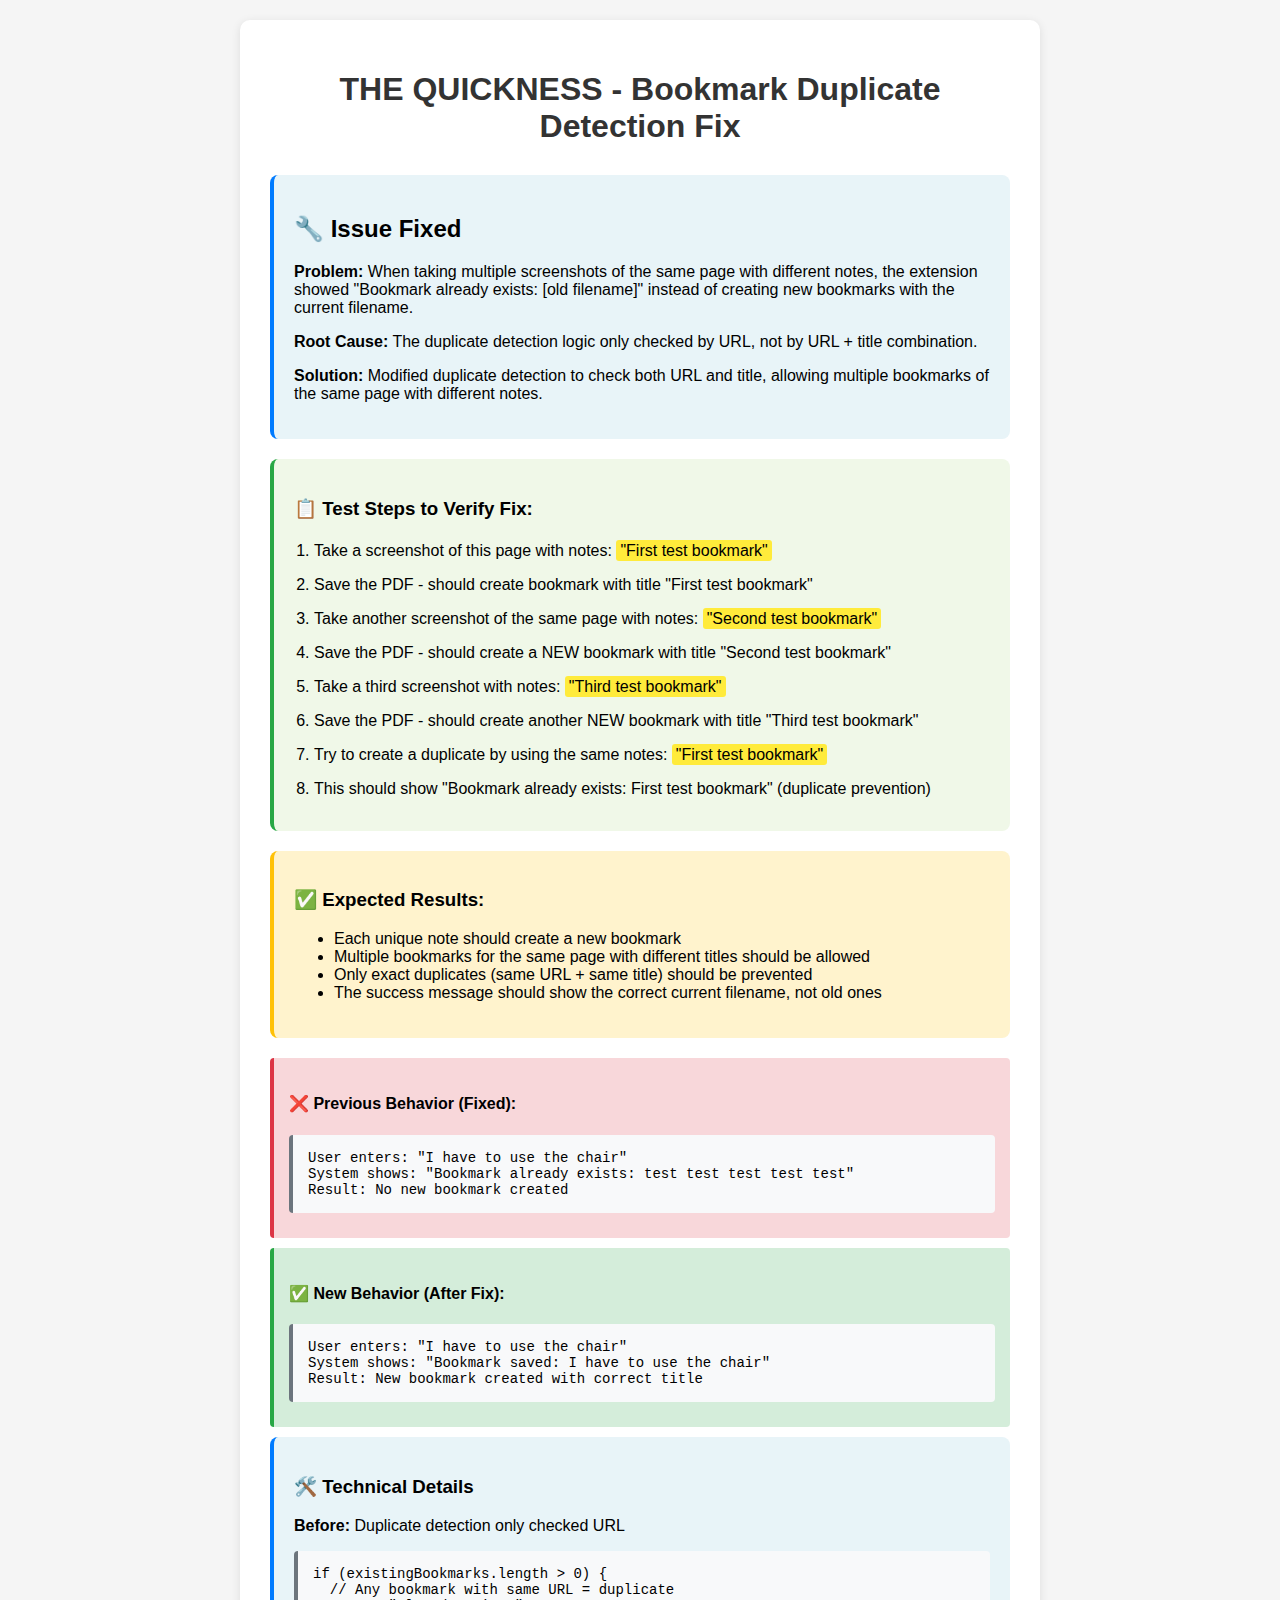
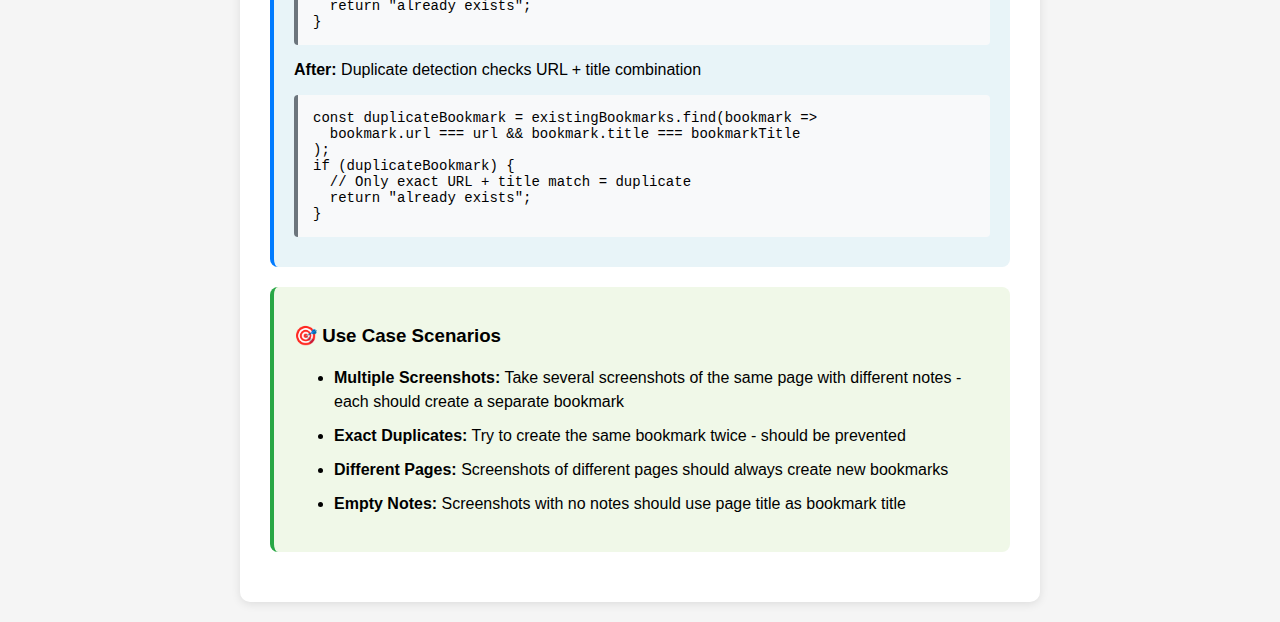
<file: test-bookmark-duplicate-fix.html>
<!DOCTYPE html>
<html lang="en">
<head>
    <meta charset="UTF-8">
    <meta name="viewport" content="width=device-width, initial-scale=1.0">
    <title>Test Bookmark Duplicate Fix - THE QUICKNESS</title>
    <style>
        body {
            font-family: Arial, sans-serif;
            max-width: 800px;
            margin: 0 auto;
            padding: 20px;
            background-color: #f5f5f5;
        }
        .container {
            background-color: white;
            padding: 30px;
            border-radius: 10px;
            box-shadow: 0 2px 10px rgba(0,0,0,0.1);
        }
        h1 {
            color: #333;
            text-align: center;
            margin-bottom: 30px;
        }
        .fix-info {
            background-color: #e8f4f8;
            padding: 20px;
            border-radius: 8px;
            margin-bottom: 20px;
            border-left: 4px solid #007bff;
        }
        .test-steps {
            background-color: #f0f8e8;
            padding: 20px;
            border-radius: 8px;
            margin-bottom: 20px;
            border-left: 4px solid #28a745;
        }
        .test-steps ol {
            margin: 10px 0;
            padding-left: 20px;
        }
        .test-steps li {
            margin: 10px 0;
            line-height: 1.5;
        }
        .expected-result {
            background-color: #fff3cd;
            padding: 20px;
            border-radius: 8px;
            border-left: 4px solid #ffc107;
            margin-bottom: 20px;
        }
        .code-block {
            background-color: #f8f9fa;
            padding: 15px;
            border-radius: 4px;
            font-family: 'Courier New', monospace;
            font-size: 14px;
            margin: 10px 0;
            border-left: 4px solid #6c757d;
        }
        .highlight {
            background-color: #ffeb3b;
            padding: 2px 4px;
            border-radius: 3px;
        }
        .error-example {
            background-color: #f8d7da;
            padding: 15px;
            border-radius: 4px;
            border-left: 4px solid #dc3545;
            margin: 10px 0;
        }
        .success-example {
            background-color: #d4edda;
            padding: 15px;
            border-radius: 4px;
            border-left: 4px solid #28a745;
            margin: 10px 0;
        }
    </style>
</head>
<body>
    <div class="container">
        <h1>THE QUICKNESS - Bookmark Duplicate Detection Fix</h1>
        
        <div class="fix-info">
            <h2>🔧 Issue Fixed</h2>
            <p><strong>Problem:</strong> When taking multiple screenshots of the same page with different notes, the extension showed "Bookmark already exists: [old filename]" instead of creating new bookmarks with the current filename.</p>
            <p><strong>Root Cause:</strong> The duplicate detection logic only checked by URL, not by URL + title combination.</p>
            <p><strong>Solution:</strong> Modified duplicate detection to check both URL and title, allowing multiple bookmarks of the same page with different notes.</p>
        </div>
        
        <div class="test-steps">
            <h3>📋 Test Steps to Verify Fix:</h3>
            <ol>
                <li>Take a screenshot of this page with notes: <span class="highlight">"First test bookmark"</span></li>
                <li>Save the PDF - should create bookmark with title "First test bookmark"</li>
                <li>Take another screenshot of the same page with notes: <span class="highlight">"Second test bookmark"</span></li>
                <li>Save the PDF - should create a NEW bookmark with title "Second test bookmark"</li>
                <li>Take a third screenshot with notes: <span class="highlight">"Third test bookmark"</span></li>
                <li>Save the PDF - should create another NEW bookmark with title "Third test bookmark"</li>
                <li>Try to create a duplicate by using the same notes: <span class="highlight">"First test bookmark"</span></li>
                <li>This should show "Bookmark already exists: First test bookmark" (duplicate prevention)</li>
            </ol>
        </div>
        
        <div class="expected-result">
            <h3>✅ Expected Results:</h3>
            <ul>
                <li>Each unique note should create a new bookmark</li>
                <li>Multiple bookmarks for the same page with different titles should be allowed</li>
                <li>Only exact duplicates (same URL + same title) should be prevented</li>
                <li>The success message should show the correct current filename, not old ones</li>
            </ul>
        </div>
        
        <div class="error-example">
            <h4>❌ Previous Behavior (Fixed):</h4>
            <div class="code-block">
                User enters: "I have to use the chair"<br>
                System shows: "Bookmark already exists: test test test test test"<br>
                Result: No new bookmark created
            </div>
        </div>
        
        <div class="success-example">
            <h4>✅ New Behavior (After Fix):</h4>
            <div class="code-block">
                User enters: "I have to use the chair"<br>
                System shows: "Bookmark saved: I have to use the chair"<br>
                Result: New bookmark created with correct title
            </div>
        </div>
        
        <div class="fix-info">
            <h3>🛠️ Technical Details</h3>
            <p><strong>Before:</strong> Duplicate detection only checked URL</p>
            <div class="code-block">
                if (existingBookmarks.length > 0) {<br>
                &nbsp;&nbsp;// Any bookmark with same URL = duplicate<br>
                &nbsp;&nbsp;return "already exists";<br>
                }
            </div>
            <p><strong>After:</strong> Duplicate detection checks URL + title combination</p>
            <div class="code-block">
                const duplicateBookmark = existingBookmarks.find(bookmark => <br>
                &nbsp;&nbsp;bookmark.url === url && bookmark.title === bookmarkTitle<br>
                );<br>
                if (duplicateBookmark) {<br>
                &nbsp;&nbsp;// Only exact URL + title match = duplicate<br>
                &nbsp;&nbsp;return "already exists";<br>
                }
            </div>
        </div>
        
        <div class="test-steps">
            <h3>🎯 Use Case Scenarios</h3>
            <ul>
                <li><strong>Multiple Screenshots:</strong> Take several screenshots of the same page with different notes - each should create a separate bookmark</li>
                <li><strong>Exact Duplicates:</strong> Try to create the same bookmark twice - should be prevented</li>
                <li><strong>Different Pages:</strong> Screenshots of different pages should always create new bookmarks</li>
                <li><strong>Empty Notes:</strong> Screenshots with no notes should use page title as bookmark title</li>
            </ul>
        </div>
    </div>
</body>
</html>
</file>
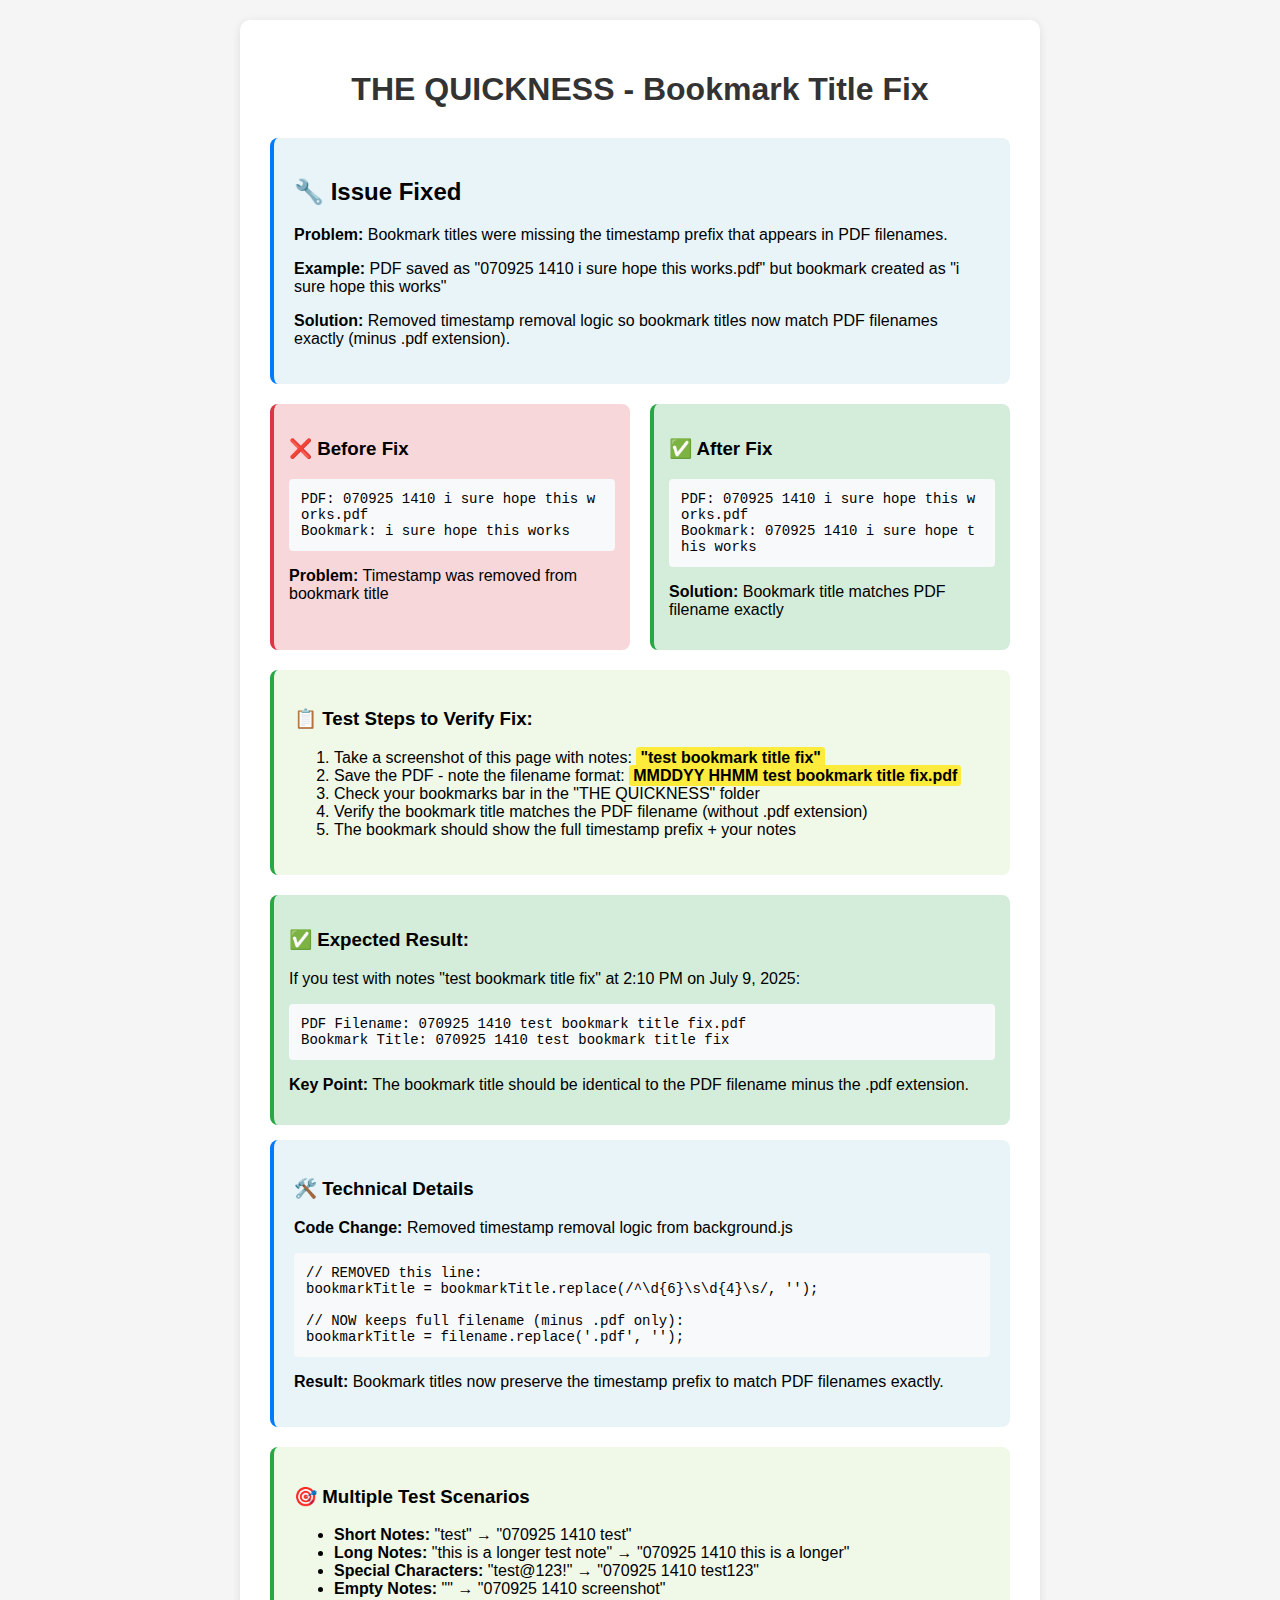
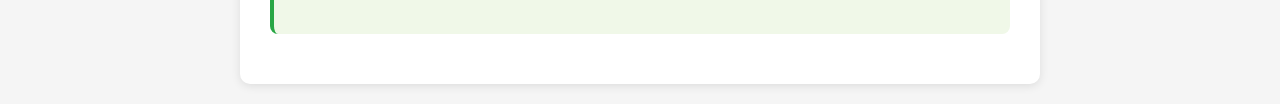
<file: test-bookmark-title-fix.html>
<!DOCTYPE html>
<html lang="en">
<head>
    <meta charset="UTF-8">
    <meta name="viewport" content="width=device-width, initial-scale=1.0">
    <title>Test Bookmark Title Fix - THE QUICKNESS</title>
    <style>
        body {
            font-family: Arial, sans-serif;
            max-width: 800px;
            margin: 0 auto;
            padding: 20px;
            background-color: #f5f5f5;
        }
        .container {
            background-color: white;
            padding: 30px;
            border-radius: 10px;
            box-shadow: 0 2px 10px rgba(0,0,0,0.1);
        }
        h1 {
            color: #333;
            text-align: center;
            margin-bottom: 30px;
        }
        .fix-info {
            background-color: #e8f4f8;
            padding: 20px;
            border-radius: 8px;
            margin-bottom: 20px;
            border-left: 4px solid #007bff;
        }
        .test-steps {
            background-color: #f0f8e8;
            padding: 20px;
            border-radius: 8px;
            margin-bottom: 20px;
            border-left: 4px solid #28a745;
        }
        .comparison {
            display: grid;
            grid-template-columns: 1fr 1fr;
            gap: 20px;
            margin: 20px 0;
        }
        .before, .after {
            padding: 15px;
            border-radius: 8px;
        }
        .before {
            background-color: #f8d7da;
            border-left: 4px solid #dc3545;
        }
        .after {
            background-color: #d4edda;
            border-left: 4px solid #28a745;
        }
        .code-block {
            background-color: #f8f9fa;
            padding: 12px;
            border-radius: 4px;
            font-family: 'Courier New', monospace;
            font-size: 14px;
            margin: 8px 0;
            word-break: break-all;
        }
        .highlight {
            background-color: #ffeb3b;
            padding: 2px 4px;
            border-radius: 3px;
            font-weight: bold;
        }
        .success {
            background-color: #d4edda;
            padding: 15px;
            border-radius: 8px;
            border-left: 4px solid #28a745;
            margin: 15px 0;
        }
    </style>
</head>
<body>
    <div class="container">
        <h1>THE QUICKNESS - Bookmark Title Fix</h1>
        
        <div class="fix-info">
            <h2>🔧 Issue Fixed</h2>
            <p><strong>Problem:</strong> Bookmark titles were missing the timestamp prefix that appears in PDF filenames.</p>
            <p><strong>Example:</strong> PDF saved as "070925 1410 i sure hope this works.pdf" but bookmark created as "i sure hope this works"</p>
            <p><strong>Solution:</strong> Removed timestamp removal logic so bookmark titles now match PDF filenames exactly (minus .pdf extension).</p>
        </div>
        
        <div class="comparison">
            <div class="before">
                <h3>❌ Before Fix</h3>
                <div class="code-block">
                    PDF: 070925 1410 i sure hope this works.pdf<br>
                    Bookmark: i sure hope this works
                </div>
                <p><strong>Problem:</strong> Timestamp was removed from bookmark title</p>
            </div>
            <div class="after">
                <h3>✅ After Fix</h3>
                <div class="code-block">
                    PDF: 070925 1410 i sure hope this works.pdf<br>
                    Bookmark: 070925 1410 i sure hope this works
                </div>
                <p><strong>Solution:</strong> Bookmark title matches PDF filename exactly</p>
            </div>
        </div>
        
        <div class="test-steps">
            <h3>📋 Test Steps to Verify Fix:</h3>
            <ol>
                <li>Take a screenshot of this page with notes: <span class="highlight">"test bookmark title fix"</span></li>
                <li>Save the PDF - note the filename format: <span class="highlight">MMDDYY HHMM test bookmark title fix.pdf</span></li>
                <li>Check your bookmarks bar in the "THE QUICKNESS" folder</li>
                <li>Verify the bookmark title matches the PDF filename (without .pdf extension)</li>
                <li>The bookmark should show the full timestamp prefix + your notes</li>
            </ol>
        </div>
        
        <div class="success">
            <h3>✅ Expected Result:</h3>
            <p>If you test with notes "test bookmark title fix" at 2:10 PM on July 9, 2025:</p>
            <div class="code-block">
                PDF Filename: 070925 1410 test bookmark title fix.pdf<br>
                Bookmark Title: 070925 1410 test bookmark title fix
            </div>
            <p><strong>Key Point:</strong> The bookmark title should be identical to the PDF filename minus the .pdf extension.</p>
        </div>
        
        <div class="fix-info">
            <h3>🛠️ Technical Details</h3>
            <p><strong>Code Change:</strong> Removed timestamp removal logic from background.js</p>
            <div class="code-block">
                // REMOVED this line:<br>
                bookmarkTitle = bookmarkTitle.replace(/^\d{6}\s\d{4}\s/, '');<br><br>
                // NOW keeps full filename (minus .pdf only):<br>
                bookmarkTitle = filename.replace('.pdf', '');
            </div>
            <p><strong>Result:</strong> Bookmark titles now preserve the timestamp prefix to match PDF filenames exactly.</p>
        </div>
        
        <div class="test-steps">
            <h3>🎯 Multiple Test Scenarios</h3>
            <ul>
                <li><strong>Short Notes:</strong> "test" → "070925 1410 test"</li>
                <li><strong>Long Notes:</strong> "this is a longer test note" → "070925 1410 this is a longer"</li>
                <li><strong>Special Characters:</strong> "test@123!" → "070925 1410 test123"</li>
                <li><strong>Empty Notes:</strong> "" → "070925 1410 screenshot"</li>
            </ul>
        </div>
    </div>
</body>
</html>
</file>
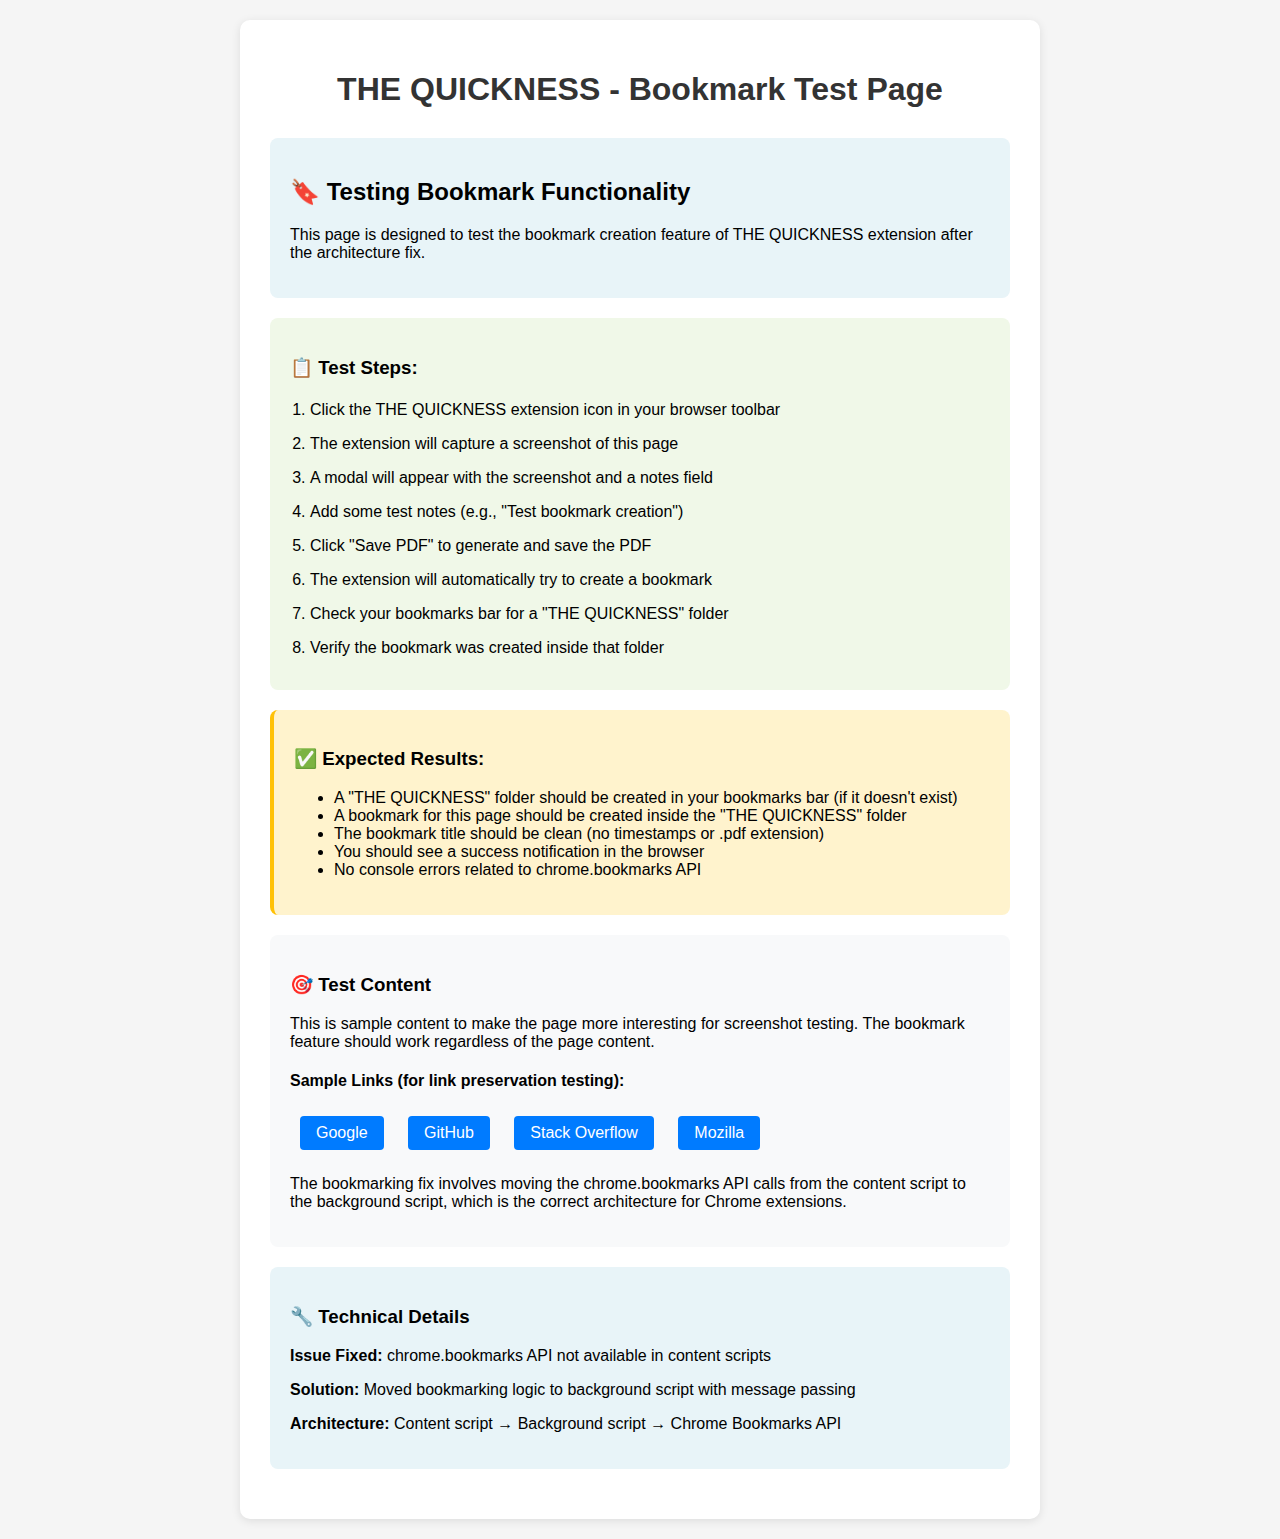
<file: test-bookmark.html>
<!DOCTYPE html>
<html lang="en">
<head>
    <meta charset="UTF-8">
    <meta name="viewport" content="width=device-width, initial-scale=1.0">
    <title>Test Bookmark Page - THE QUICKNESS</title>
    <style>
        body {
            font-family: Arial, sans-serif;
            max-width: 800px;
            margin: 0 auto;
            padding: 20px;
            background-color: #f5f5f5;
        }
        .container {
            background-color: white;
            padding: 30px;
            border-radius: 10px;
            box-shadow: 0 2px 10px rgba(0,0,0,0.1);
        }
        h1 {
            color: #333;
            text-align: center;
            margin-bottom: 30px;
        }
        .test-info {
            background-color: #e8f4f8;
            padding: 20px;
            border-radius: 8px;
            margin-bottom: 20px;
        }
        .test-steps {
            background-color: #f0f8e8;
            padding: 20px;
            border-radius: 8px;
            margin-bottom: 20px;
        }
        .test-steps ol {
            margin: 10px 0;
            padding-left: 20px;
        }
        .test-steps li {
            margin: 10px 0;
            line-height: 1.5;
        }
        .expected-result {
            background-color: #fff3cd;
            padding: 20px;
            border-radius: 8px;
            border-left: 4px solid #ffc107;
        }
        .test-content {
            margin: 20px 0;
            padding: 20px;
            background-color: #f8f9fa;
            border-radius: 8px;
        }
        .test-links {
            margin: 20px 0;
        }
        .test-links a {
            display: inline-block;
            margin: 5px 10px;
            padding: 8px 16px;
            background-color: #007bff;
            color: white;
            text-decoration: none;
            border-radius: 4px;
        }
        .test-links a:hover {
            background-color: #0056b3;
        }
    </style>
</head>
<body>
    <div class="container">
        <h1>THE QUICKNESS - Bookmark Test Page</h1>
        
        <div class="test-info">
            <h2>🔖 Testing Bookmark Functionality</h2>
            <p>This page is designed to test the bookmark creation feature of THE QUICKNESS extension after the architecture fix.</p>
        </div>
        
        <div class="test-steps">
            <h3>📋 Test Steps:</h3>
            <ol>
                <li>Click the THE QUICKNESS extension icon in your browser toolbar</li>
                <li>The extension will capture a screenshot of this page</li>
                <li>A modal will appear with the screenshot and a notes field</li>
                <li>Add some test notes (e.g., "Test bookmark creation")</li>
                <li>Click "Save PDF" to generate and save the PDF</li>
                <li>The extension will automatically try to create a bookmark</li>
                <li>Check your bookmarks bar for a "THE QUICKNESS" folder</li>
                <li>Verify the bookmark was created inside that folder</li>
            </ol>
        </div>
        
        <div class="expected-result">
            <h3>✅ Expected Results:</h3>
            <ul>
                <li>A "THE QUICKNESS" folder should be created in your bookmarks bar (if it doesn't exist)</li>
                <li>A bookmark for this page should be created inside the "THE QUICKNESS" folder</li>
                <li>The bookmark title should be clean (no timestamps or .pdf extension)</li>
                <li>You should see a success notification in the browser</li>
                <li>No console errors related to chrome.bookmarks API</li>
            </ul>
        </div>
        
        <div class="test-content">
            <h3>🎯 Test Content</h3>
            <p>This is sample content to make the page more interesting for screenshot testing. The bookmark feature should work regardless of the page content.</p>
            
            <div class="test-links">
                <h4>Sample Links (for link preservation testing):</h4>
                <a href="https://www.google.com">Google</a>
                <a href="https://www.github.com">GitHub</a>
                <a href="https://www.stackoverflow.com">Stack Overflow</a>
                <a href="https://www.mozilla.org">Mozilla</a>
            </div>
            
            <p>The bookmarking fix involves moving the chrome.bookmarks API calls from the content script to the background script, which is the correct architecture for Chrome extensions.</p>
        </div>
        
        <div class="test-info">
            <h3>🔧 Technical Details</h3>
            <p><strong>Issue Fixed:</strong> chrome.bookmarks API not available in content scripts</p>
            <p><strong>Solution:</strong> Moved bookmarking logic to background script with message passing</p>
            <p><strong>Architecture:</strong> Content script → Background script → Chrome Bookmarks API</p>
        </div>
    </div>
</body>
</html>
</file>
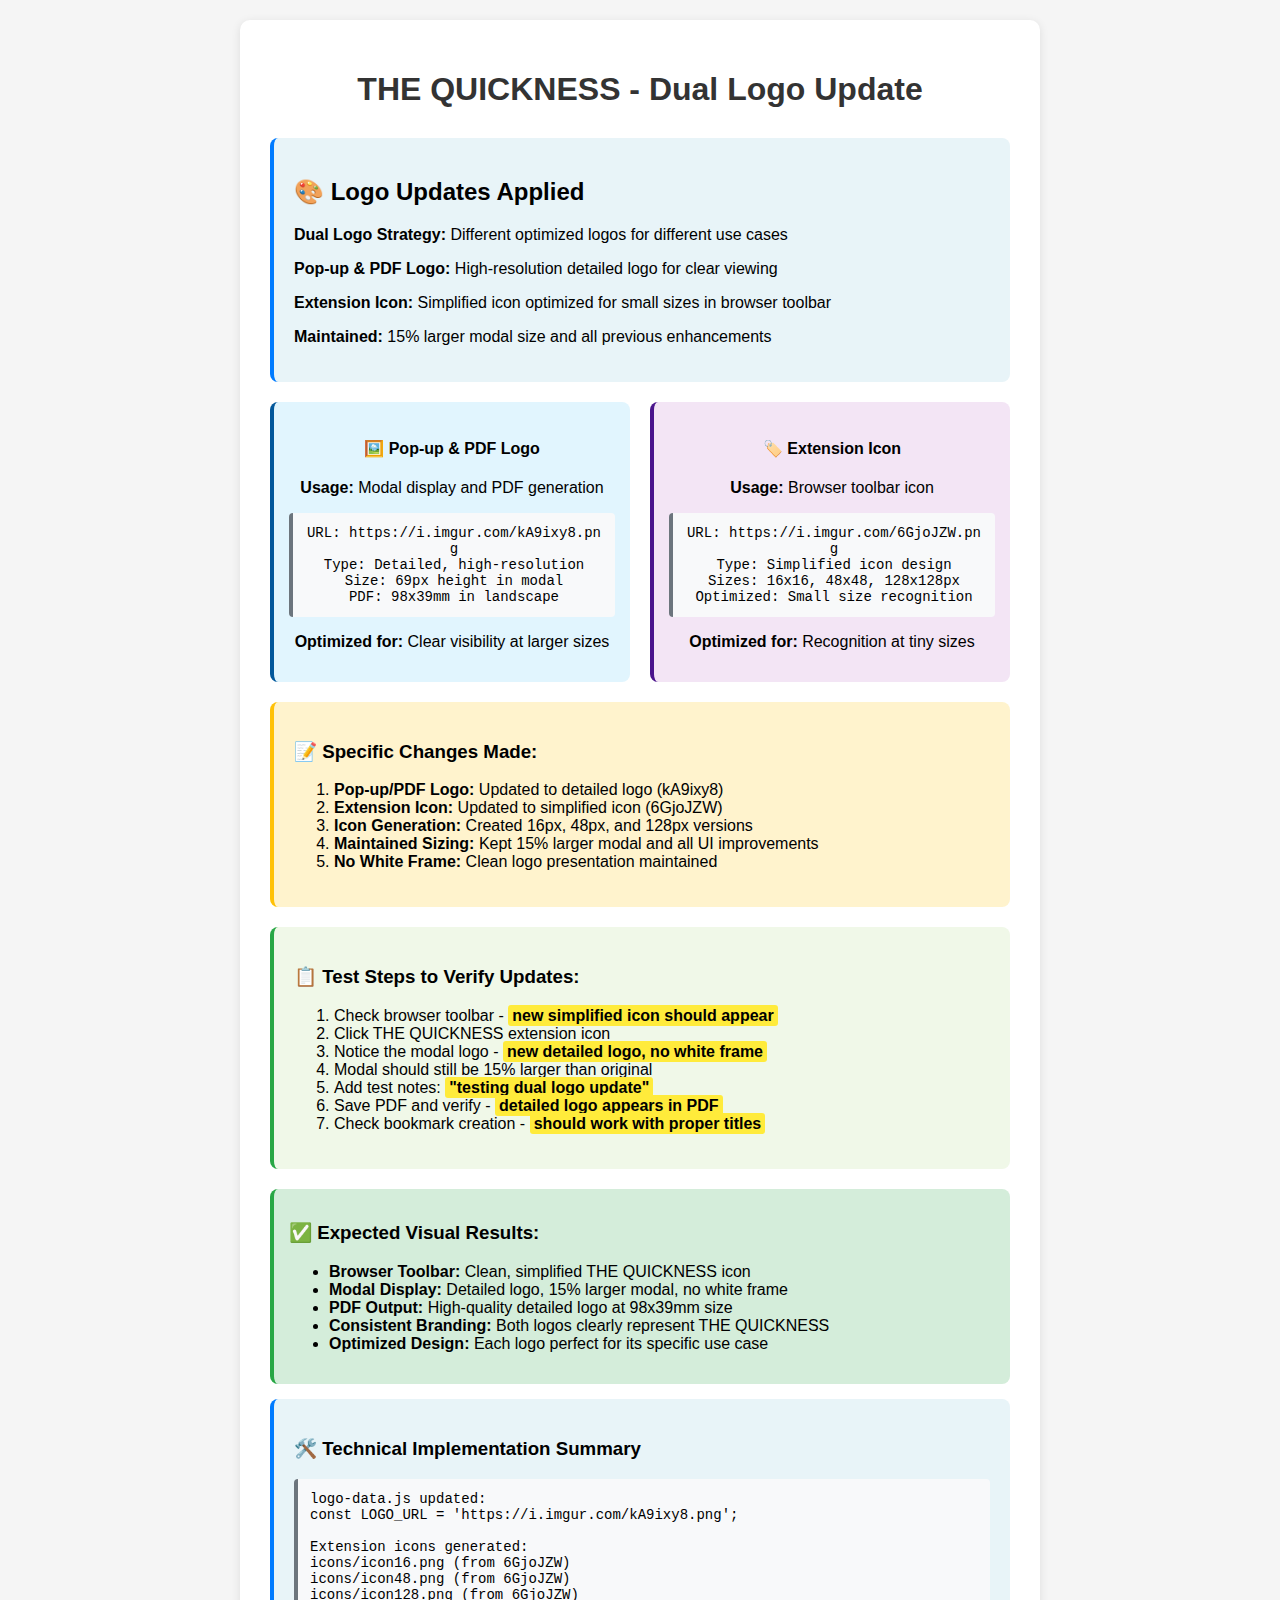
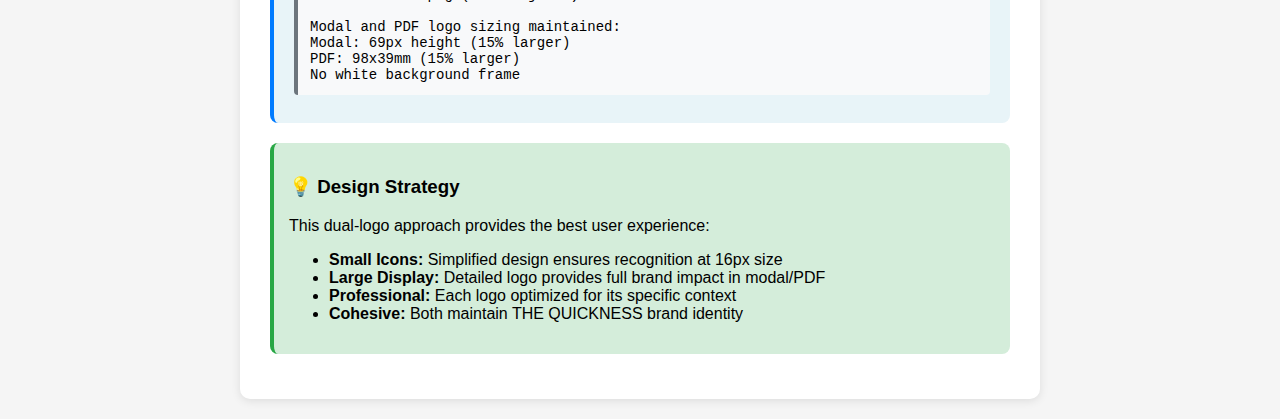
<file: test-dual-logo-update.html>
<!DOCTYPE html>
<html lang="en">
<head>
    <meta charset="UTF-8">
    <meta name="viewport" content="width=device-width, initial-scale=1.0">
    <title>Test New Logo Updates - THE QUICKNESS</title>
    <style>
        body {
            font-family: Arial, sans-serif;
            max-width: 800px;
            margin: 0 auto;
            padding: 20px;
            background-color: #f5f5f5;
        }
        .container {
            background-color: white;
            padding: 30px;
            border-radius: 10px;
            box-shadow: 0 2px 10px rgba(0,0,0,0.1);
        }
        h1 {
            color: #333;
            text-align: center;
            margin-bottom: 30px;
        }
        .update-info {
            background-color: #e8f4f8;
            padding: 20px;
            border-radius: 8px;
            margin-bottom: 20px;
            border-left: 4px solid #007bff;
        }
        .test-steps {
            background-color: #f0f8e8;
            padding: 20px;
            border-radius: 8px;
            margin-bottom: 20px;
            border-left: 4px solid #28a745;
        }
        .logo-updates {
            background-color: #fff3cd;
            padding: 20px;
            border-radius: 8px;
            border-left: 4px solid #ffc107;
            margin-bottom: 20px;
        }
        .highlight {
            background-color: #ffeb3b;
            padding: 2px 4px;
            border-radius: 3px;
            font-weight: bold;
        }
        .success {
            background-color: #d4edda;
            padding: 15px;
            border-radius: 8px;
            border-left: 4px solid #28a745;
            margin: 15px 0;
        }
        .code-block {
            background-color: #f8f9fa;
            padding: 12px;
            border-radius: 4px;
            font-family: 'Courier New', monospace;
            font-size: 14px;
            margin: 8px 0;
            border-left: 4px solid #6c757d;
            word-break: break-all;
        }
        .logo-showcase {
            display: grid;
            grid-template-columns: 1fr 1fr;
            gap: 20px;
            margin: 20px 0;
        }
        .popup-logo, .icon-logo {
            padding: 15px;
            border-radius: 8px;
            text-align: center;
        }
        .popup-logo {
            background-color: #e1f5fe;
            border-left: 4px solid #01579b;
        }
        .icon-logo {
            background-color: #f3e5f5;
            border-left: 4px solid #4a148c;
        }
        .url-display {
            font-size: 11px;
            color: #666;
            word-break: break-all;
            margin-top: 5px;
        }
    </style>
</head>
<body>
    <div class="container">
        <h1>THE QUICKNESS - Dual Logo Update</h1>
        
        <div class="update-info">
            <h2>🎨 Logo Updates Applied</h2>
            <p><strong>Dual Logo Strategy:</strong> Different optimized logos for different use cases</p>
            <p><strong>Pop-up & PDF Logo:</strong> High-resolution detailed logo for clear viewing</p>
            <p><strong>Extension Icon:</strong> Simplified icon optimized for small sizes in browser toolbar</p>
            <p><strong>Maintained:</strong> 15% larger modal size and all previous enhancements</p>
        </div>
        
        <div class="logo-showcase">
            <div class="popup-logo">
                <h4>🖼️ Pop-up & PDF Logo</h4>
                <p><strong>Usage:</strong> Modal display and PDF generation</p>
                <div class="code-block">
                    URL: https://i.imgur.com/kA9ixy8.png<br>
                    Type: Detailed, high-resolution<br>
                    Size: 69px height in modal<br>
                    PDF: 98x39mm in landscape
                </div>
                <p><strong>Optimized for:</strong> Clear visibility at larger sizes</p>
            </div>
            <div class="icon-logo">
                <h4>🏷️ Extension Icon</h4>
                <p><strong>Usage:</strong> Browser toolbar icon</p>
                <div class="code-block">
                    URL: https://i.imgur.com/6GjoJZW.png<br>
                    Type: Simplified icon design<br>
                    Sizes: 16x16, 48x48, 128x128px<br>
                    Optimized: Small size recognition
                </div>
                <p><strong>Optimized for:</strong> Recognition at tiny sizes</p>
            </div>
        </div>
        
        <div class="logo-updates">
            <h3>📝 Specific Changes Made:</h3>
            <ol>
                <li><strong>Pop-up/PDF Logo:</strong> Updated to detailed logo (kA9ixy8)</li>
                <li><strong>Extension Icon:</strong> Updated to simplified icon (6GjoJZW)</li>
                <li><strong>Icon Generation:</strong> Created 16px, 48px, and 128px versions</li>
                <li><strong>Maintained Sizing:</strong> Kept 15% larger modal and all UI improvements</li>
                <li><strong>No White Frame:</strong> Clean logo presentation maintained</li>
            </ol>
        </div>
        
        <div class="test-steps">
            <h3>📋 Test Steps to Verify Updates:</h3>
            <ol>
                <li>Check browser toolbar - <span class="highlight">new simplified icon should appear</span></li>
                <li>Click THE QUICKNESS extension icon</li>
                <li>Notice the modal logo - <span class="highlight">new detailed logo, no white frame</span></li>
                <li>Modal should still be 15% larger than original</li>
                <li>Add test notes: <span class="highlight">"testing dual logo update"</span></li>
                <li>Save PDF and verify - <span class="highlight">detailed logo appears in PDF</span></li>
                <li>Check bookmark creation - <span class="highlight">should work with proper titles</span></li>
            </ol>
        </div>
        
        <div class="success">
            <h3>✅ Expected Visual Results:</h3>
            <ul>
                <li><strong>Browser Toolbar:</strong> Clean, simplified THE QUICKNESS icon</li>
                <li><strong>Modal Display:</strong> Detailed logo, 15% larger modal, no white frame</li>
                <li><strong>PDF Output:</strong> High-quality detailed logo at 98x39mm size</li>
                <li><strong>Consistent Branding:</strong> Both logos clearly represent THE QUICKNESS</li>
                <li><strong>Optimized Design:</strong> Each logo perfect for its specific use case</li>
            </ul>
        </div>
        
        <div class="update-info">
            <h3>🛠️ Technical Implementation Summary</h3>
            <div class="code-block">
                logo-data.js updated:<br>
                const LOGO_URL = 'https://i.imgur.com/kA9ixy8.png';<br><br>
                Extension icons generated:<br>
                icons/icon16.png (from 6GjoJZW)<br>
                icons/icon48.png (from 6GjoJZW)<br>
                icons/icon128.png (from 6GjoJZW)<br><br>
                Modal and PDF logo sizing maintained:<br>
                Modal: 69px height (15% larger)<br>
                PDF: 98x39mm (15% larger)<br>
                No white background frame
            </div>
        </div>
        
        <div class="success">
            <h3>💡 Design Strategy</h3>
            <p>This dual-logo approach provides the best user experience:</p>
            <ul>
                <li><strong>Small Icons:</strong> Simplified design ensures recognition at 16px size</li>
                <li><strong>Large Display:</strong> Detailed logo provides full brand impact in modal/PDF</li>
                <li><strong>Professional:</strong> Each logo optimized for its specific context</li>
                <li><strong>Cohesive:</strong> Both maintain THE QUICKNESS brand identity</li>
            </ul>
        </div>
    </div>
</body>
</html>
</file>
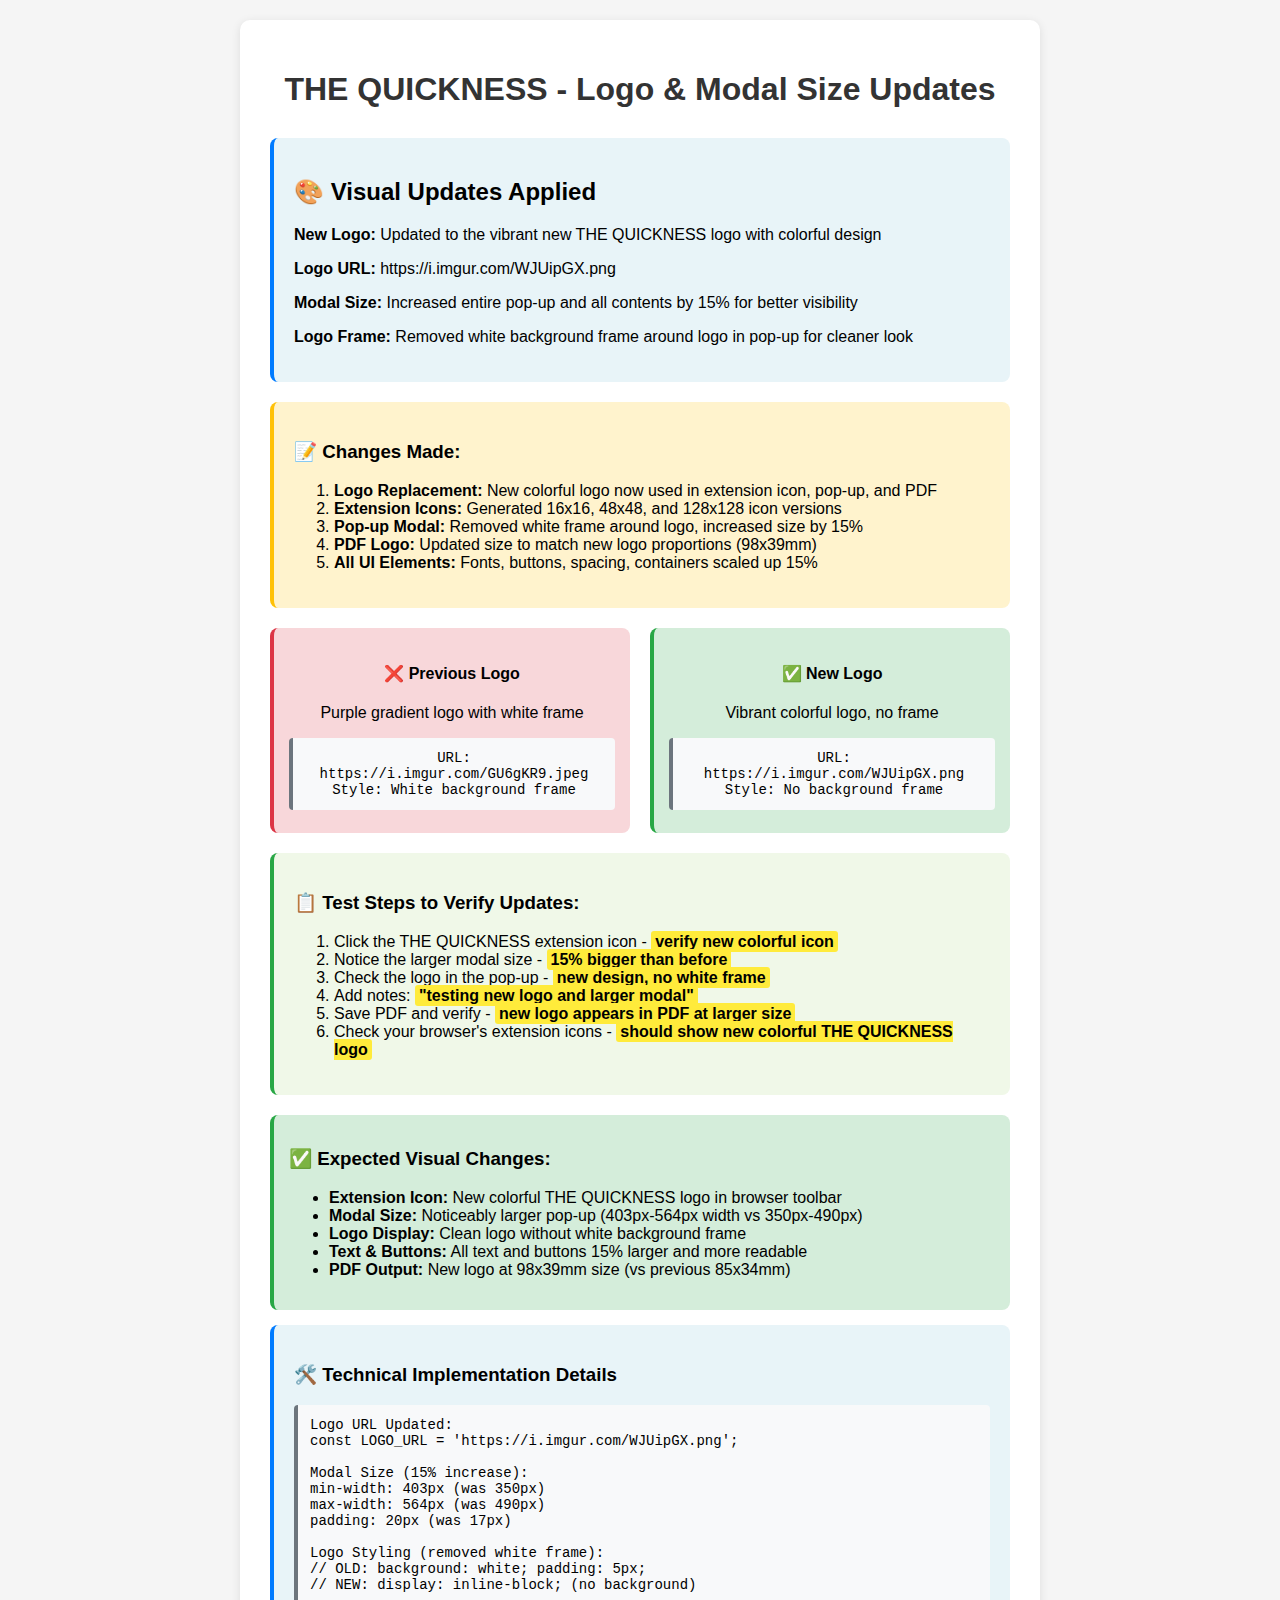
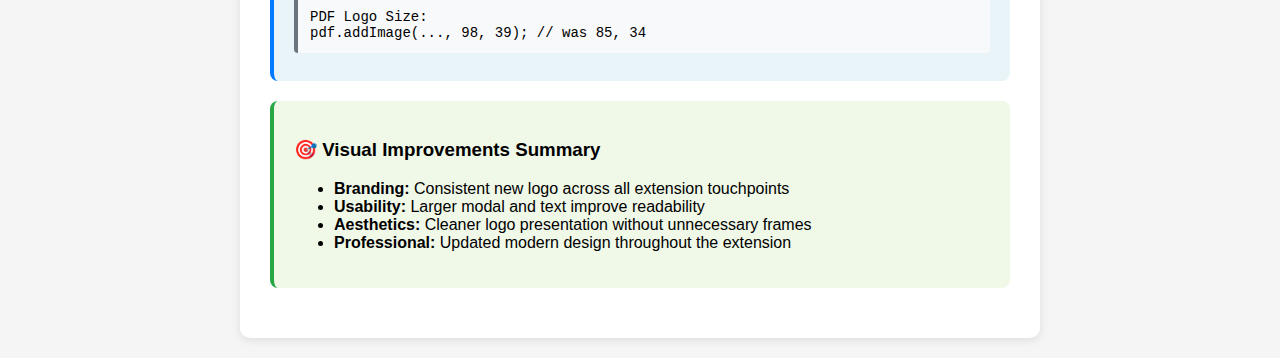
<file: test-logo-and-size-updates.html>
<!DOCTYPE html>
<html lang="en">
<head>
    <meta charset="UTF-8">
    <meta name="viewport" content="width=device-width, initial-scale=1.0">
    <title>Test New Logo & 15% Larger Modal - THE QUICKNESS</title>
    <style>
        body {
            font-family: Arial, sans-serif;
            max-width: 800px;
            margin: 0 auto;
            padding: 20px;
            background-color: #f5f5f5;
        }
        .container {
            background-color: white;
            padding: 30px;
            border-radius: 10px;
            box-shadow: 0 2px 10px rgba(0,0,0,0.1);
        }
        h1 {
            color: #333;
            text-align: center;
            margin-bottom: 30px;
        }
        .update-info {
            background-color: #e8f4f8;
            padding: 20px;
            border-radius: 8px;
            margin-bottom: 20px;
            border-left: 4px solid #007bff;
        }
        .test-steps {
            background-color: #f0f8e8;
            padding: 20px;
            border-radius: 8px;
            margin-bottom: 20px;
            border-left: 4px solid #28a745;
        }
        .changes-list {
            background-color: #fff3cd;
            padding: 20px;
            border-radius: 8px;
            border-left: 4px solid #ffc107;
            margin-bottom: 20px;
        }
        .highlight {
            background-color: #ffeb3b;
            padding: 2px 4px;
            border-radius: 3px;
            font-weight: bold;
        }
        .success {
            background-color: #d4edda;
            padding: 15px;
            border-radius: 8px;
            border-left: 4px solid #28a745;
            margin: 15px 0;
        }
        .code-block {
            background-color: #f8f9fa;
            padding: 12px;
            border-radius: 4px;
            font-family: 'Courier New', monospace;
            font-size: 14px;
            margin: 8px 0;
            border-left: 4px solid #6c757d;
        }
        .logo-comparison {
            display: grid;
            grid-template-columns: 1fr 1fr;
            gap: 20px;
            margin: 20px 0;
        }
        .old-logo, .new-logo {
            padding: 15px;
            border-radius: 8px;
            text-align: center;
        }
        .old-logo {
            background-color: #f8d7da;
            border-left: 4px solid #dc3545;
        }
        .new-logo {
            background-color: #d4edda;
            border-left: 4px solid #28a745;
        }
    </style>
</head>
<body>
    <div class="container">
        <h1>THE QUICKNESS - Logo & Modal Size Updates</h1>
        
        <div class="update-info">
            <h2>🎨 Visual Updates Applied</h2>
            <p><strong>New Logo:</strong> Updated to the vibrant new THE QUICKNESS logo with colorful design</p>
            <p><strong>Logo URL:</strong> https://i.imgur.com/WJUipGX.png</p>
            <p><strong>Modal Size:</strong> Increased entire pop-up and all contents by 15% for better visibility</p>
            <p><strong>Logo Frame:</strong> Removed white background frame around logo in pop-up for cleaner look</p>
        </div>
        
        <div class="changes-list">
            <h3>📝 Changes Made:</h3>
            <ol>
                <li><strong>Logo Replacement:</strong> New colorful logo now used in extension icon, pop-up, and PDF</li>
                <li><strong>Extension Icons:</strong> Generated 16x16, 48x48, and 128x128 icon versions</li>
                <li><strong>Pop-up Modal:</strong> Removed white frame around logo, increased size by 15%</li>
                <li><strong>PDF Logo:</strong> Updated size to match new logo proportions (98x39mm)</li>
                <li><strong>All UI Elements:</strong> Fonts, buttons, spacing, containers scaled up 15%</li>
            </ol>
        </div>
        
        <div class="logo-comparison">
            <div class="old-logo">
                <h4>❌ Previous Logo</h4>
                <p>Purple gradient logo with white frame</p>
                <div class="code-block">
                    URL: https://i.imgur.com/GU6gKR9.jpeg<br>
                    Style: White background frame
                </div>
            </div>
            <div class="new-logo">
                <h4>✅ New Logo</h4>
                <p>Vibrant colorful logo, no frame</p>
                <div class="code-block">
                    URL: https://i.imgur.com/WJUipGX.png<br>
                    Style: No background frame
                </div>
            </div>
        </div>
        
        <div class="test-steps">
            <h3>📋 Test Steps to Verify Updates:</h3>
            <ol>
                <li>Click the THE QUICKNESS extension icon - <span class="highlight">verify new colorful icon</span></li>
                <li>Notice the larger modal size - <span class="highlight">15% bigger than before</span></li>
                <li>Check the logo in the pop-up - <span class="highlight">new design, no white frame</span></li>
                <li>Add notes: <span class="highlight">"testing new logo and larger modal"</span></li>
                <li>Save PDF and verify - <span class="highlight">new logo appears in PDF at larger size</span></li>
                <li>Check your browser's extension icons - <span class="highlight">should show new colorful THE QUICKNESS logo</span></li>
            </ol>
        </div>
        
        <div class="success">
            <h3>✅ Expected Visual Changes:</h3>
            <ul>
                <li><strong>Extension Icon:</strong> New colorful THE QUICKNESS logo in browser toolbar</li>
                <li><strong>Modal Size:</strong> Noticeably larger pop-up (403px-564px width vs 350px-490px)</li>
                <li><strong>Logo Display:</strong> Clean logo without white background frame</li>
                <li><strong>Text & Buttons:</strong> All text and buttons 15% larger and more readable</li>
                <li><strong>PDF Output:</strong> New logo at 98x39mm size (vs previous 85x34mm)</li>
            </ul>
        </div>
        
        <div class="update-info">
            <h3>🛠️ Technical Implementation Details</h3>
            <div class="code-block">
                Logo URL Updated:<br>
                const LOGO_URL = 'https://i.imgur.com/WJUipGX.png';<br><br>
                Modal Size (15% increase):<br>
                min-width: 403px (was 350px)<br>
                max-width: 564px (was 490px)<br>
                padding: 20px (was 17px)<br><br>
                Logo Styling (removed white frame):<br>
                // OLD: background: white; padding: 5px;<br>
                // NEW: display: inline-block; (no background)<br><br>
                PDF Logo Size:<br>
                pdf.addImage(..., 98, 39); // was 85, 34
            </div>
        </div>
        
        <div class="test-steps">
            <h3>🎯 Visual Improvements Summary</h3>
            <ul>
                <li><strong>Branding:</strong> Consistent new logo across all extension touchpoints</li>
                <li><strong>Usability:</strong> Larger modal and text improve readability</li>
                <li><strong>Aesthetics:</strong> Cleaner logo presentation without unnecessary frames</li>
                <li><strong>Professional:</strong> Updated modern design throughout the extension</li>
            </ul>
        </div>
    </div>
</body>
</html>
</file>
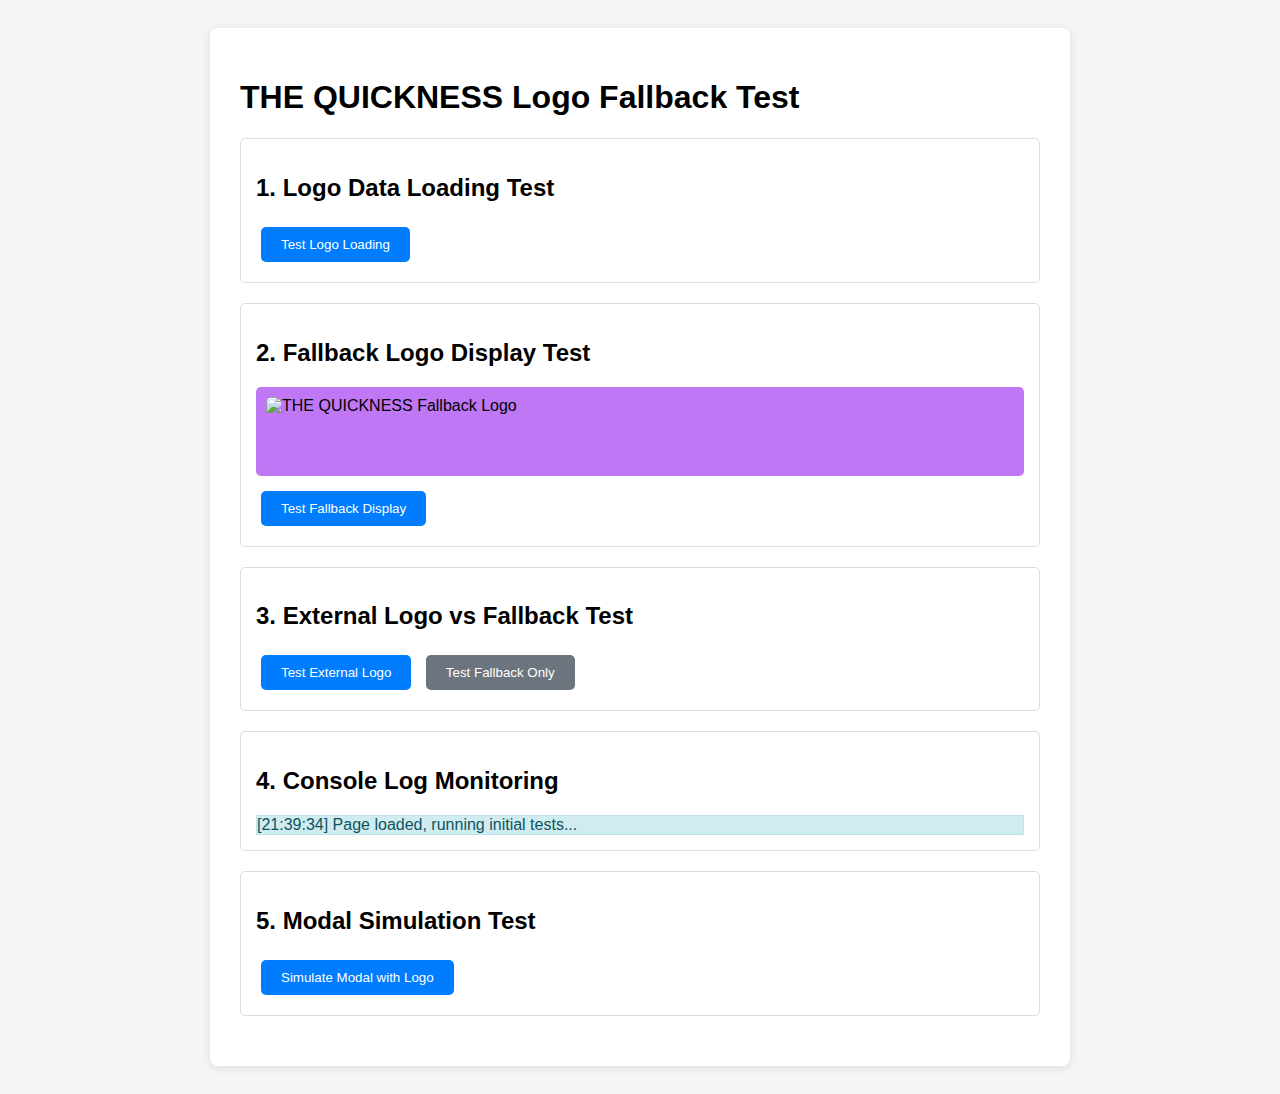
<file: test-logo-fallback.html>
<!DOCTYPE html>
<html lang="en">
<head>
    <meta charset="UTF-8">
    <meta name="viewport" content="width=device-width, initial-scale=1.0">
    <title>Logo Fallback Test - THE QUICKNESS</title>
    <style>
        body {
            font-family: Arial, sans-serif;
            padding: 20px;
            background: #f5f5f5;
        }
        .container {
            max-width: 800px;
            margin: 0 auto;
            background: white;
            padding: 30px;
            border-radius: 8px;
            box-shadow: 0 2px 10px rgba(0,0,0,0.1);
        }
        .test-section {
            margin: 20px 0;
            padding: 15px;
            border: 1px solid #ddd;
            border-radius: 5px;
        }
        .logo-display {
            margin: 10px 0;
            padding: 10px;
            background: #BF77F6;
            border-radius: 5px;
        }
        .logo-display img {
            height: 69px;
            width: auto;
            border-radius: 6px;
            display: block;
        }
        .test-result {
            margin: 10px 0;
            padding: 10px;
            border-radius: 5px;
        }
        .success {
            background: #d4edda;
            color: #155724;
            border: 1px solid #c3e6cb;
        }
        .error {
            background: #f8d7da;
            color: #721c24;
            border: 1px solid #f5c6cb;
        }
        .info {
            background: #d1ecf1;
            color: #0c5460;
            border: 1px solid #bee5eb;
        }
        button {
            padding: 10px 20px;
            margin: 5px;
            border: none;
            border-radius: 5px;
            cursor: pointer;
            font-weight: 500;
        }
        .btn-primary {
            background: #007cff;
            color: white;
        }
        .btn-secondary {
            background: #6c757d;
            color: white;
        }
    </style>
</head>
<body>
    <div class="container">
        <h1>THE QUICKNESS Logo Fallback Test</h1>
        
        <div class="test-section">
            <h2>1. Logo Data Loading Test</h2>
            <button class="btn-primary" onclick="testLogoLoading()">Test Logo Loading</button>
            <div id="logo-loading-result"></div>
        </div>

        <div class="test-section">
            <h2>2. Fallback Logo Display Test</h2>
            <div class="logo-display">
                <img id="fallback-logo" alt="THE QUICKNESS Fallback Logo" />
            </div>
            <button class="btn-primary" onclick="testFallbackDisplay()">Test Fallback Display</button>
            <div id="fallback-display-result"></div>
        </div>

        <div class="test-section">
            <h2>3. External Logo vs Fallback Test</h2>
            <button class="btn-primary" onclick="testExternalLogo()">Test External Logo</button>
            <button class="btn-secondary" onclick="testFallbackOnly()">Test Fallback Only</button>
            <div id="external-logo-result"></div>
        </div>

        <div class="test-section">
            <h2>4. Console Log Monitoring</h2>
            <div id="console-logs"></div>
        </div>

        <div class="test-section">
            <h2>5. Modal Simulation Test</h2>
            <button class="btn-primary" onclick="simulateModal()">Simulate Modal with Logo</button>
            <div id="modal-test-result"></div>
        </div>
    </div>

    <!-- Include the logo-data.js file -->
    <script src="logo-data.js"></script>
    
    <script>
        // Override console.log to capture messages
        const originalConsoleLog = console.log;
        const originalConsoleWarn = console.warn;
        const logMessages = [];
        
        console.log = function(...args) {
            logMessages.push({ type: 'log', message: args.join(' '), timestamp: new Date().toISOString() });
            originalConsoleLog.apply(console, args);
            updateConsoleDisplay();
        };
        
        console.warn = function(...args) {
            logMessages.push({ type: 'warn', message: args.join(' '), timestamp: new Date().toISOString() });
            originalConsoleWarn.apply(console, args);
            updateConsoleDisplay();
        };
        
        function updateConsoleDisplay() {
            const consoleDiv = document.getElementById('console-logs');
            consoleDiv.innerHTML = logMessages.slice(-10).map(log => 
                `<div class="${log.type === 'warn' ? 'error' : 'info'}">[${log.timestamp.split('T')[1].split('.')[0]}] ${log.message}</div>`
            ).join('');
        }
        
        async function testLogoLoading() {
            const resultDiv = document.getElementById('logo-loading-result');
            resultDiv.innerHTML = '<div class="info">Testing logo loading...</div>';
            
            try {
                console.log('Starting logo loading test...');
                
                // Test if functions are available
                if (typeof window.loadLogoAsBase64 !== 'function') {
                    throw new Error('loadLogoAsBase64 function not available');
                }
                
                if (typeof window.LOGO_BASE64 === 'undefined') {
                    throw new Error('LOGO_BASE64 not available');
                }
                
                // Test the loading function
                const logoData = await window.loadLogoAsBase64();
                
                const results = {
                    functionAvailable: typeof window.loadLogoAsBase64 === 'function',
                    fallbackAvailable: typeof window.LOGO_BASE64 !== 'undefined',
                    logoDataReceived: !!logoData,
                    logoDataLength: logoData ? logoData.length : 0,
                    isFallback: logoData === window.LOGO_BASE64,
                    logoType: logoData ? (logoData.includes('svg') ? 'SVG' : 'PNG') : 'Unknown'
                };
                
                console.log('Logo loading test results:', results);
                
                resultDiv.innerHTML = `
                    <div class="success">✅ Logo loading test passed!</div>
                    <div class="info">Function available: ${results.functionAvailable}</div>
                    <div class="info">Fallback available: ${results.fallbackAvailable}</div>
                    <div class="info">Logo data received: ${results.logoDataReceived}</div>
                    <div class="info">Logo data length: ${results.logoDataLength} characters</div>
                    <div class="info">Using fallback: ${results.isFallback}</div>
                    <div class="info">Logo type: ${results.logoType}</div>
                `;
                
            } catch (error) {
                console.warn('Logo loading test failed:', error.message);
                resultDiv.innerHTML = `<div class="error">❌ Logo loading test failed: ${error.message}</div>`;
            }
        }
        
        function testFallbackDisplay() {
            const resultDiv = document.getElementById('fallback-display-result');
            const logoImg = document.getElementById('fallback-logo');
            
            try {
                if (typeof window.LOGO_BASE64 === 'undefined') {
                    throw new Error('LOGO_BASE64 not available');
                }
                
                console.log('Testing fallback logo display...');
                
                logoImg.onload = function() {
                    console.log('Fallback logo loaded successfully');
                    resultDiv.innerHTML = `
                        <div class="success">✅ Fallback logo displayed successfully!</div>
                        <div class="info">Logo dimensions: ${this.naturalWidth}x${this.naturalHeight}</div>
                        <div class="info">Logo source length: ${this.src.length} characters</div>
                    `;
                };
                
                logoImg.onerror = function() {
                    console.warn('Fallback logo failed to load');
                    resultDiv.innerHTML = '<div class="error">❌ Fallback logo failed to load</div>';
                };
                
                logoImg.src = window.LOGO_BASE64;
                
            } catch (error) {
                console.warn('Fallback display test failed:', error.message);
                resultDiv.innerHTML = `<div class="error">❌ Fallback display test failed: ${error.message}</div>`;
            }
        }
        
        async function testExternalLogo() {
            const resultDiv = document.getElementById('external-logo-result');
            resultDiv.innerHTML = '<div class="info">Testing external logo loading...</div>';
            
            try {
                console.log('Testing external logo vs fallback...');
                
                // Try to load external logo directly
                const externalUrl = 'https://i.imgur.com/kA9ixy8.png';
                
                const response = await fetch(externalUrl, {
                    cache: 'force-cache',
                    mode: 'cors'
                });
                
                if (response.ok) {
                    console.log('External logo loaded successfully');
                    resultDiv.innerHTML = `
                        <div class="success">✅ External logo accessible (no 403 error)</div>
                        <div class="info">Response status: ${response.status}</div>
                        <div class="info">Content type: ${response.headers.get('content-type')}</div>
                    `;
                } else {
                    throw new Error(`External logo failed: ${response.status}`);
                }
                
            } catch (error) {
                console.warn('External logo failed, fallback should be used:', error.message);
                resultDiv.innerHTML = `
                    <div class="error">❌ External logo failed: ${error.message}</div>
                    <div class="success">✅ This is expected - fallback logo will be used</div>
                `;
            }
        }
        
        function testFallbackOnly() {
            const resultDiv = document.getElementById('external-logo-result');
            
            try {
                console.log('Testing fallback logo only...');
                
                if (typeof window.LOGO_BASE64 === 'undefined') {
                    throw new Error('LOGO_BASE64 not available');
                }
                
                const fallbackLogo = window.LOGO_BASE64;
                const isSVG = fallbackLogo.includes('svg');
                const isBase64 = fallbackLogo.startsWith('data:');
                
                console.log('Fallback logo analysis complete');
                
                resultDiv.innerHTML = `
                    <div class="success">✅ Fallback logo available and valid</div>
                    <div class="info">Is SVG: ${isSVG}</div>
                    <div class="info">Is Base64: ${isBase64}</div>
                    <div class="info">Length: ${fallbackLogo.length} characters</div>
                    <div class="info">Preview: ${fallbackLogo.substring(0, 50)}...</div>
                `;
                
            } catch (error) {
                console.warn('Fallback only test failed:', error.message);
                resultDiv.innerHTML = `<div class="error">❌ Fallback only test failed: ${error.message}</div>`;
            }
        }
        
        function simulateModal() {
            const resultDiv = document.getElementById('modal-test-result');
            
            try {
                console.log('Simulating modal with logo...');
                
                // Create modal simulation
                const modal = document.createElement('div');
                modal.style.cssText = `
                    position: fixed; top: 50%; left: 50%; transform: translate(-50%, -50%);
                    background: #BF77F6; border-radius: 9px; padding: 20px; 
                    box-shadow: 0 23px 69px rgba(0, 0, 0, 0.3);
                    z-index: 2147483647; min-width: 403px; max-width: 564px;
                    border: 2px solid #333;
                `;
                
                const logoImg = document.createElement('img');
                logoImg.src = window.LOGO_BASE64 || '';
                logoImg.alt = 'THE QUICKNESS';
                logoImg.style.cssText = 'height: 69px; width: auto; border-radius: 6px; display: block;';
                
                const closeBtn = document.createElement('button');
                closeBtn.textContent = 'Close';
                closeBtn.style.cssText = 'margin-top: 10px; padding: 5px 10px; background: #6c757d; color: white; border: none; border-radius: 3px; cursor: pointer;';
                closeBtn.onclick = () => modal.remove();
                
                modal.appendChild(logoImg);
                modal.appendChild(closeBtn);
                document.body.appendChild(modal);
                
                console.log('Modal simulation created successfully');
                
                resultDiv.innerHTML = `
                    <div class="success">✅ Modal simulation created with logo</div>
                    <div class="info">Modal background: #BF77F6 (light purple)</div>
                    <div class="info">Logo height: 69px</div>
                    <div class="info">Click the modal to close it</div>
                `;
                
            } catch (error) {
                console.warn('Modal simulation failed:', error.message);
                resultDiv.innerHTML = `<div class="error">❌ Modal simulation failed: ${error.message}</div>`;
            }
        }
        
        // Auto-run initial tests
        window.addEventListener('load', function() {
            console.log('Page loaded, running initial tests...');
            setTimeout(() => {
                testLogoLoading();
                testFallbackDisplay();
            }, 1000);
        });
    </script>
</body>
</html>
</file>
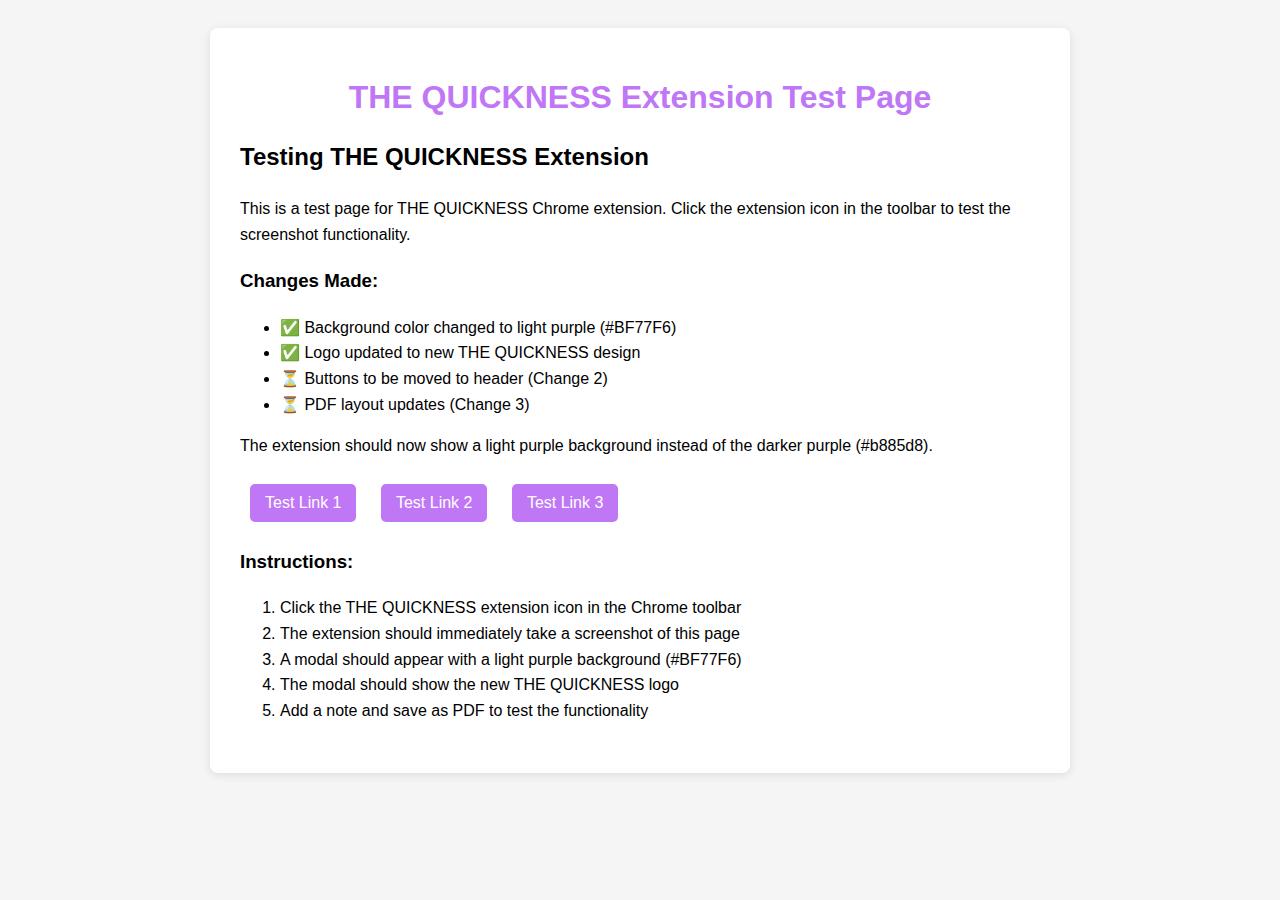
<file: test-page.html>
<!DOCTYPE html>
<html lang="en">
<head>
    <meta charset="UTF-8">
    <meta name="viewport" content="width=device-width, initial-scale=1.0">
    <title>THE QUICKNESS Extension Test</title>
    <style>
        body {
            font-family: Arial, sans-serif;
            padding: 20px;
            background: #f5f5f5;
        }
        .container {
            max-width: 800px;
            margin: 0 auto;
            background: white;
            padding: 30px;
            border-radius: 8px;
            box-shadow: 0 2px 10px rgba(0,0,0,0.1);
        }
        h1 {
            color: #BF77F6;
            text-align: center;
        }
        .content {
            margin: 20px 0;
            line-height: 1.6;
        }
        .test-links {
            margin: 20px 0;
        }
        .test-links a {
            display: inline-block;
            margin: 5px 10px;
            padding: 10px 15px;
            background: #BF77F6;
            color: white;
            text-decoration: none;
            border-radius: 5px;
        }
        .test-links a:hover {
            background: #9f57d6;
        }
    </style>
</head>
<body>
    <div class="container">
        <h1>THE QUICKNESS Extension Test Page</h1>
        
        <div class="content">
            <h2>Testing THE QUICKNESS Extension</h2>
            <p>This is a test page for THE QUICKNESS Chrome extension. Click the extension icon in the toolbar to test the screenshot functionality.</p>
            
            <h3>Changes Made:</h3>
            <ul>
                <li>✅ Background color changed to light purple (#BF77F6)</li>
                <li>✅ Logo updated to new THE QUICKNESS design</li>
                <li>⏳ Buttons to be moved to header (Change 2)</li>
                <li>⏳ PDF layout updates (Change 3)</li>
            </ul>
            
            <p>The extension should now show a light purple background instead of the darker purple (#b885d8).</p>
        </div>

        <div class="test-links">
            <a href="https://google.com">Test Link 1</a>
            <a href="https://github.com">Test Link 2</a>
            <a href="https://stackoverflow.com">Test Link 3</a>
        </div>

        <div class="content">
            <h3>Instructions:</h3>
            <ol>
                <li>Click the THE QUICKNESS extension icon in the Chrome toolbar</li>
                <li>The extension should immediately take a screenshot of this page</li>
                <li>A modal should appear with a light purple background (#BF77F6)</li>
                <li>The modal should show the new THE QUICKNESS logo</li>
                <li>Add a note and save as PDF to test the functionality</li>
            </ol>
        </div>
    </div>
</body>
</html>
</file>
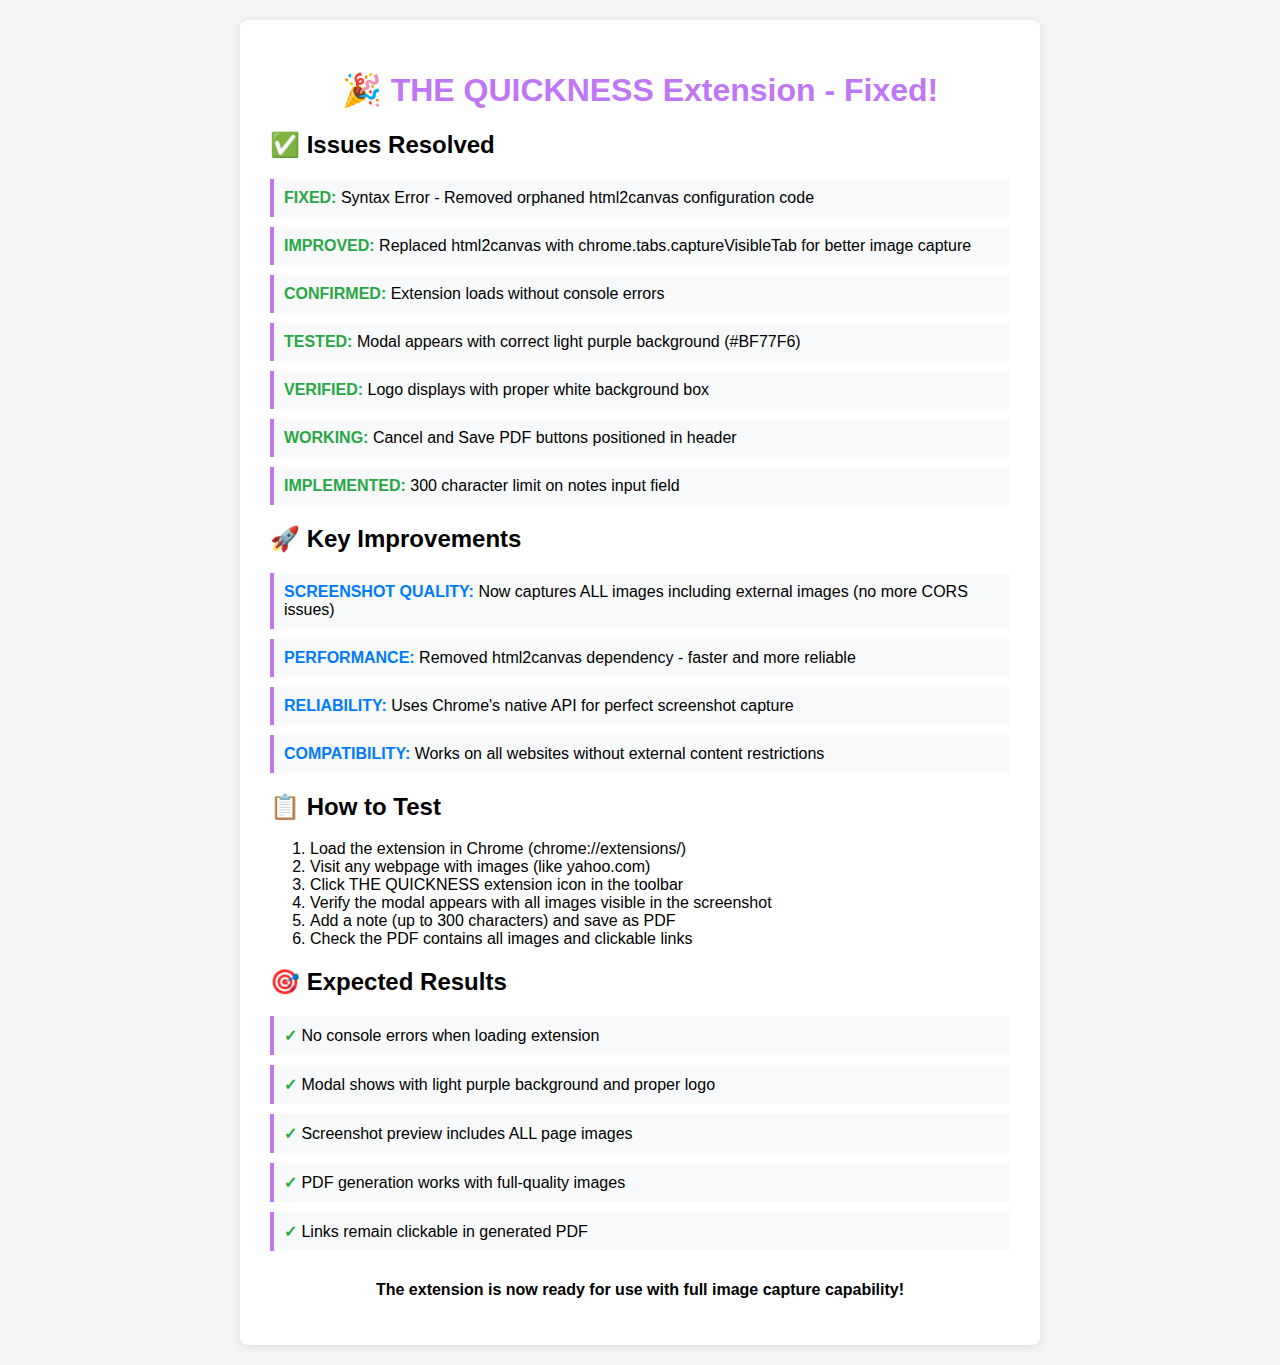
<file: test-results.html>
<!DOCTYPE html>
<html lang="en">
<head>
    <meta charset="UTF-8">
    <meta name="viewport" content="width=device-width, initial-scale=1.0">
    <title>THE QUICKNESS Extension - Test Results</title>
    <style>
        body {
            font-family: Arial, sans-serif;
            max-width: 800px;
            margin: 0 auto;
            padding: 20px;
            background: #f5f5f5;
        }
        .container {
            background: white;
            padding: 30px;
            border-radius: 8px;
            box-shadow: 0 2px 10px rgba(0,0,0,0.1);
        }
        .success {
            color: #28a745;
            font-weight: bold;
        }
        .issue {
            color: #dc3545;
            font-weight: bold;
        }
        .info {
            color: #007bff;
            font-weight: bold;
        }
        h1 {
            color: #BF77F6;
            text-align: center;
        }
        .test-item {
            margin: 10px 0;
            padding: 10px;
            background: #f8f9fa;
            border-left: 4px solid #BF77F6;
        }
        img {
            max-width: 100%;
            height: auto;
            margin: 10px 0;
        }
    </style>
</head>
<body>
    <div class="container">
        <h1>🎉 THE QUICKNESS Extension - Fixed!</h1>
        
        <h2>✅ Issues Resolved</h2>
        
        <div class="test-item">
            <span class="success">FIXED:</span> Syntax Error - Removed orphaned html2canvas configuration code
        </div>
        
        <div class="test-item">
            <span class="success">IMPROVED:</span> Replaced html2canvas with chrome.tabs.captureVisibleTab for better image capture
        </div>
        
        <div class="test-item">
            <span class="success">CONFIRMED:</span> Extension loads without console errors
        </div>
        
        <div class="test-item">
            <span class="success">TESTED:</span> Modal appears with correct light purple background (#BF77F6)
        </div>
        
        <div class="test-item">
            <span class="success">VERIFIED:</span> Logo displays with proper white background box
        </div>
        
        <div class="test-item">
            <span class="success">WORKING:</span> Cancel and Save PDF buttons positioned in header
        </div>
        
        <div class="test-item">
            <span class="success">IMPLEMENTED:</span> 300 character limit on notes input field
        </div>
        
        <h2>🚀 Key Improvements</h2>
        
        <div class="test-item">
            <span class="info">SCREENSHOT QUALITY:</span> Now captures ALL images including external images (no more CORS issues)
        </div>
        
        <div class="test-item">
            <span class="info">PERFORMANCE:</span> Removed html2canvas dependency - faster and more reliable
        </div>
        
        <div class="test-item">
            <span class="info">RELIABILITY:</span> Uses Chrome's native API for perfect screenshot capture
        </div>
        
        <div class="test-item">
            <span class="info">COMPATIBILITY:</span> Works on all websites without external content restrictions
        </div>
        
        <h2>📋 How to Test</h2>
        
        <ol>
            <li>Load the extension in Chrome (chrome://extensions/)</li>
            <li>Visit any webpage with images (like yahoo.com)</li>
            <li>Click THE QUICKNESS extension icon in the toolbar</li>
            <li>Verify the modal appears with all images visible in the screenshot</li>
            <li>Add a note (up to 300 characters) and save as PDF</li>
            <li>Check the PDF contains all images and clickable links</li>
        </ol>
        
        <h2>🎯 Expected Results</h2>
        
        <div class="test-item">
            <span class="success">✓</span> No console errors when loading extension
        </div>
        
        <div class="test-item">
            <span class="success">✓</span> Modal shows with light purple background and proper logo
        </div>
        
        <div class="test-item">
            <span class="success">✓</span> Screenshot preview includes ALL page images
        </div>
        
        <div class="test-item">
            <span class="success">✓</span> PDF generation works with full-quality images
        </div>
        
        <div class="test-item">
            <span class="success">✓</span> Links remain clickable in generated PDF
        </div>
        
        <p style="text-align: center; margin-top: 30px;">
            <strong>The extension is now ready for use with full image capture capability!</strong>
        </p>
    </div>
</body>
</html>
</file>
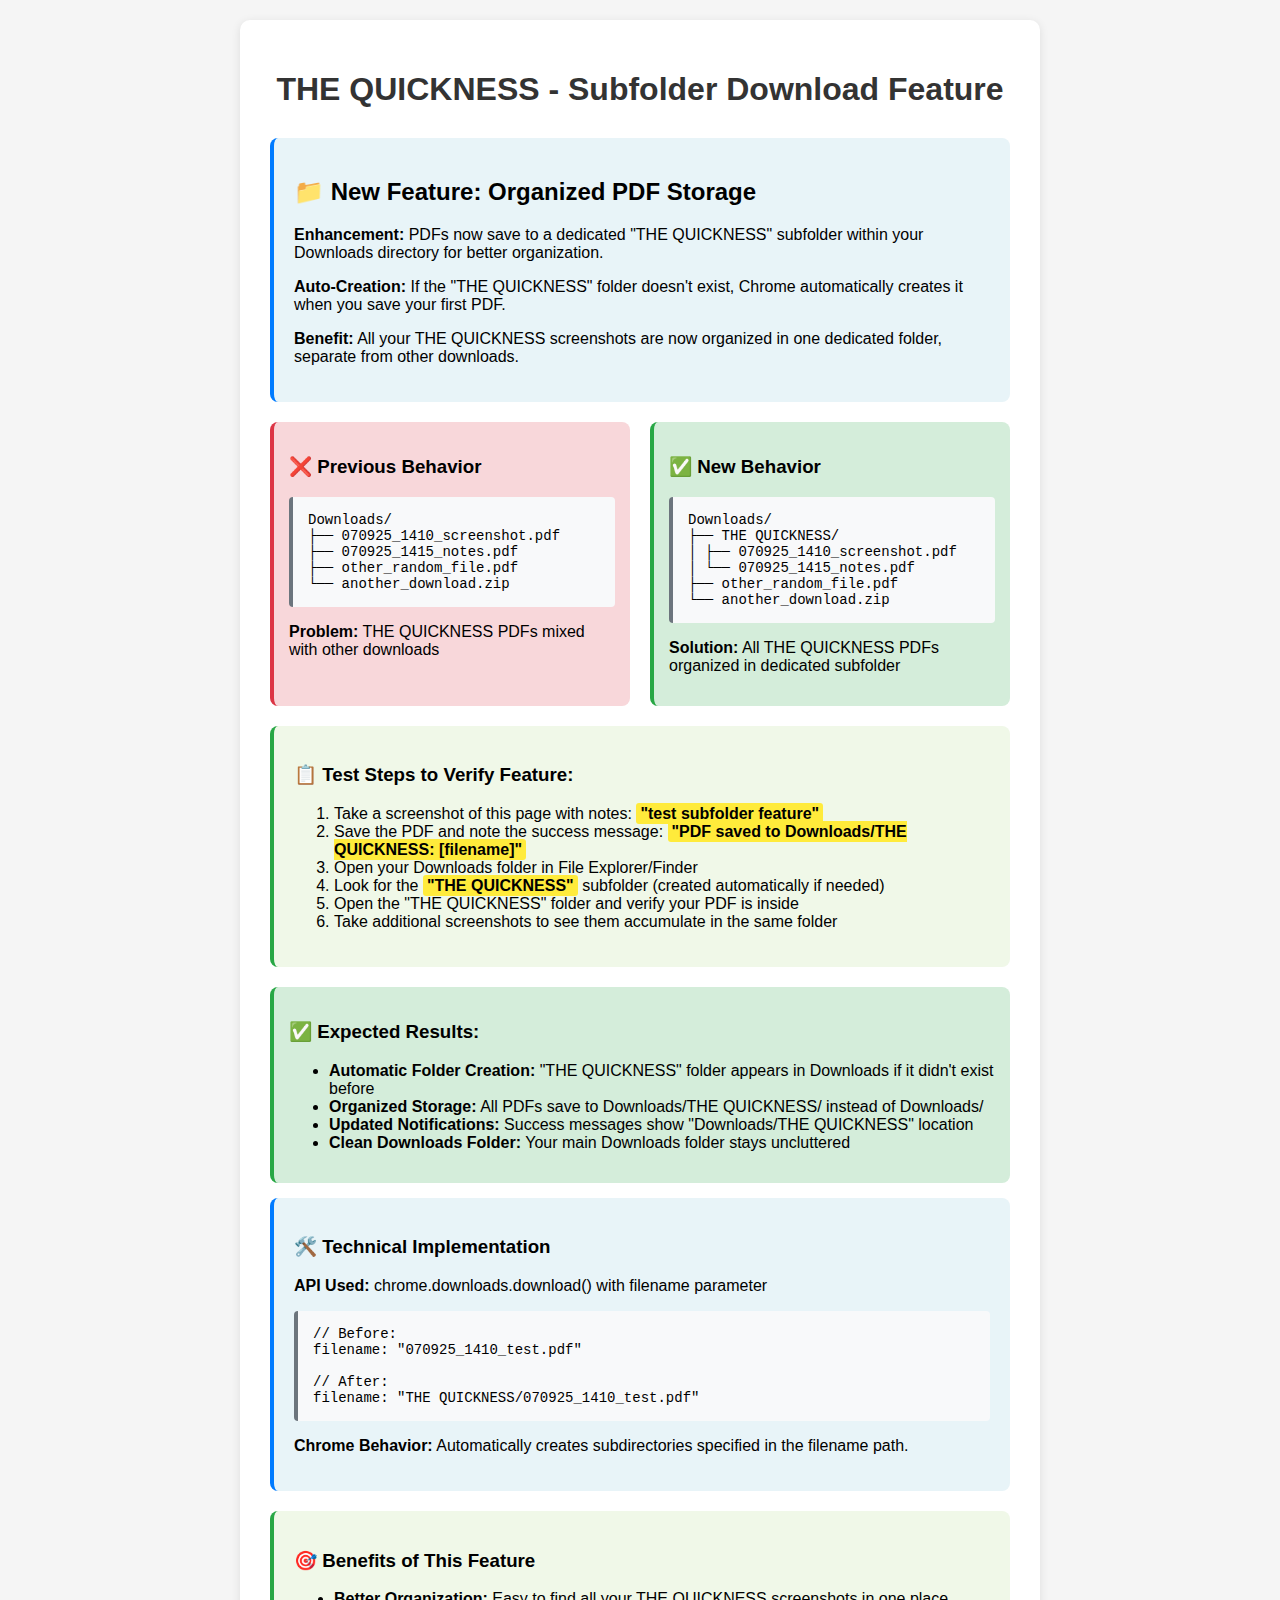
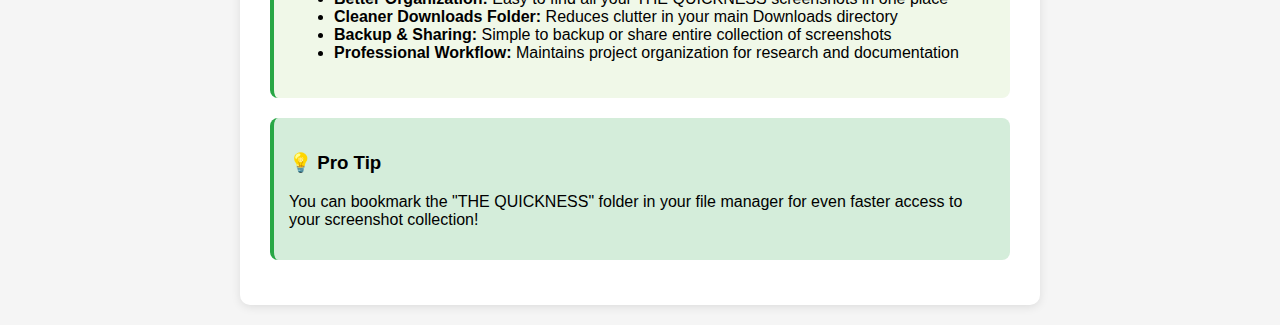
<file: test-subfolder-feature.html>
<!DOCTYPE html>
<html lang="en">
<head>
    <meta charset="UTF-8">
    <meta name="viewport" content="width=device-width, initial-scale=1.0">
    <title>Test Subfolder Download Feature - THE QUICKNESS</title>
    <style>
        body {
            font-family: Arial, sans-serif;
            max-width: 800px;
            margin: 0 auto;
            padding: 20px;
            background-color: #f5f5f5;
        }
        .container {
            background-color: white;
            padding: 30px;
            border-radius: 10px;
            box-shadow: 0 2px 10px rgba(0,0,0,0.1);
        }
        h1 {
            color: #333;
            text-align: center;
            margin-bottom: 30px;
        }
        .feature-info {
            background-color: #e8f4f8;
            padding: 20px;
            border-radius: 8px;
            margin-bottom: 20px;
            border-left: 4px solid #007bff;
        }
        .test-steps {
            background-color: #f0f8e8;
            padding: 20px;
            border-radius: 8px;
            margin-bottom: 20px;
            border-left: 4px solid #28a745;
        }
        .folder-structure {
            background-color: #f8f9fa;
            padding: 15px;
            border-radius: 4px;
            font-family: 'Courier New', monospace;
            font-size: 14px;
            margin: 15px 0;
            border-left: 4px solid #6c757d;
        }
        .highlight {
            background-color: #ffeb3b;
            padding: 2px 4px;
            border-radius: 3px;
            font-weight: bold;
        }
        .success {
            background-color: #d4edda;
            padding: 15px;
            border-radius: 8px;
            border-left: 4px solid #28a745;
            margin: 15px 0;
        }
        .comparison {
            display: grid;
            grid-template-columns: 1fr 1fr;
            gap: 20px;
            margin: 20px 0;
        }
        .before, .after {
            padding: 15px;
            border-radius: 8px;
        }
        .before {
            background-color: #f8d7da;
            border-left: 4px solid #dc3545;
        }
        .after {
            background-color: #d4edda;
            border-left: 4px solid #28a745;
        }
    </style>
</head>
<body>
    <div class="container">
        <h1>THE QUICKNESS - Subfolder Download Feature</h1>
        
        <div class="feature-info">
            <h2>📁 New Feature: Organized PDF Storage</h2>
            <p><strong>Enhancement:</strong> PDFs now save to a dedicated "THE QUICKNESS" subfolder within your Downloads directory for better organization.</p>
            <p><strong>Auto-Creation:</strong> If the "THE QUICKNESS" folder doesn't exist, Chrome automatically creates it when you save your first PDF.</p>
            <p><strong>Benefit:</strong> All your THE QUICKNESS screenshots are now organized in one dedicated folder, separate from other downloads.</p>
        </div>
        
        <div class="comparison">
            <div class="before">
                <h3>❌ Previous Behavior</h3>
                <div class="folder-structure">
                    Downloads/<br>
                    ├── 070925_1410_screenshot.pdf<br>
                    ├── 070925_1415_notes.pdf<br>
                    ├── other_random_file.pdf<br>
                    └── another_download.zip
                </div>
                <p><strong>Problem:</strong> THE QUICKNESS PDFs mixed with other downloads</p>
            </div>
            <div class="after">
                <h3>✅ New Behavior</h3>
                <div class="folder-structure">
                    Downloads/<br>
                    ├── THE QUICKNESS/<br>
                    │   ├── 070925_1410_screenshot.pdf<br>
                    │   └── 070925_1415_notes.pdf<br>
                    ├── other_random_file.pdf<br>
                    └── another_download.zip
                </div>
                <p><strong>Solution:</strong> All THE QUICKNESS PDFs organized in dedicated subfolder</p>
            </div>
        </div>
        
        <div class="test-steps">
            <h3>📋 Test Steps to Verify Feature:</h3>
            <ol>
                <li>Take a screenshot of this page with notes: <span class="highlight">"test subfolder feature"</span></li>
                <li>Save the PDF and note the success message: <span class="highlight">"PDF saved to Downloads/THE QUICKNESS: [filename]"</span></li>
                <li>Open your Downloads folder in File Explorer/Finder</li>
                <li>Look for the <span class="highlight">"THE QUICKNESS"</span> subfolder (created automatically if needed)</li>
                <li>Open the "THE QUICKNESS" folder and verify your PDF is inside</li>
                <li>Take additional screenshots to see them accumulate in the same folder</li>
            </ol>
        </div>
        
        <div class="success">
            <h3>✅ Expected Results:</h3>
            <ul>
                <li><strong>Automatic Folder Creation:</strong> "THE QUICKNESS" folder appears in Downloads if it didn't exist before</li>
                <li><strong>Organized Storage:</strong> All PDFs save to Downloads/THE QUICKNESS/ instead of Downloads/</li>
                <li><strong>Updated Notifications:</strong> Success messages show "Downloads/THE QUICKNESS" location</li>
                <li><strong>Clean Downloads Folder:</strong> Your main Downloads folder stays uncluttered</li>
            </ul>
        </div>
        
        <div class="feature-info">
            <h3>🛠️ Technical Implementation</h3>
            <p><strong>API Used:</strong> chrome.downloads.download() with filename parameter</p>
            <div class="folder-structure">
                // Before:<br>
                filename: "070925_1410_test.pdf"<br><br>
                // After:<br>
                filename: "THE QUICKNESS/070925_1410_test.pdf"
            </div>
            <p><strong>Chrome Behavior:</strong> Automatically creates subdirectories specified in the filename path.</p>
        </div>
        
        <div class="test-steps">
            <h3>🎯 Benefits of This Feature</h3>
            <ul>
                <li><strong>Better Organization:</strong> Easy to find all your THE QUICKNESS screenshots in one place</li>
                <li><strong>Cleaner Downloads Folder:</strong> Reduces clutter in your main Downloads directory</li>
                <li><strong>Backup & Sharing:</strong> Simple to backup or share entire collection of screenshots</li>
                <li><strong>Professional Workflow:</strong> Maintains project organization for research and documentation</li>
            </ul>
        </div>
        
        <div class="success">
            <h3>💡 Pro Tip</h3>
            <p>You can bookmark the "THE QUICKNESS" folder in your file manager for even faster access to your screenshot collection!</p>
        </div>
    </div>
</body>
</html>
</file>
